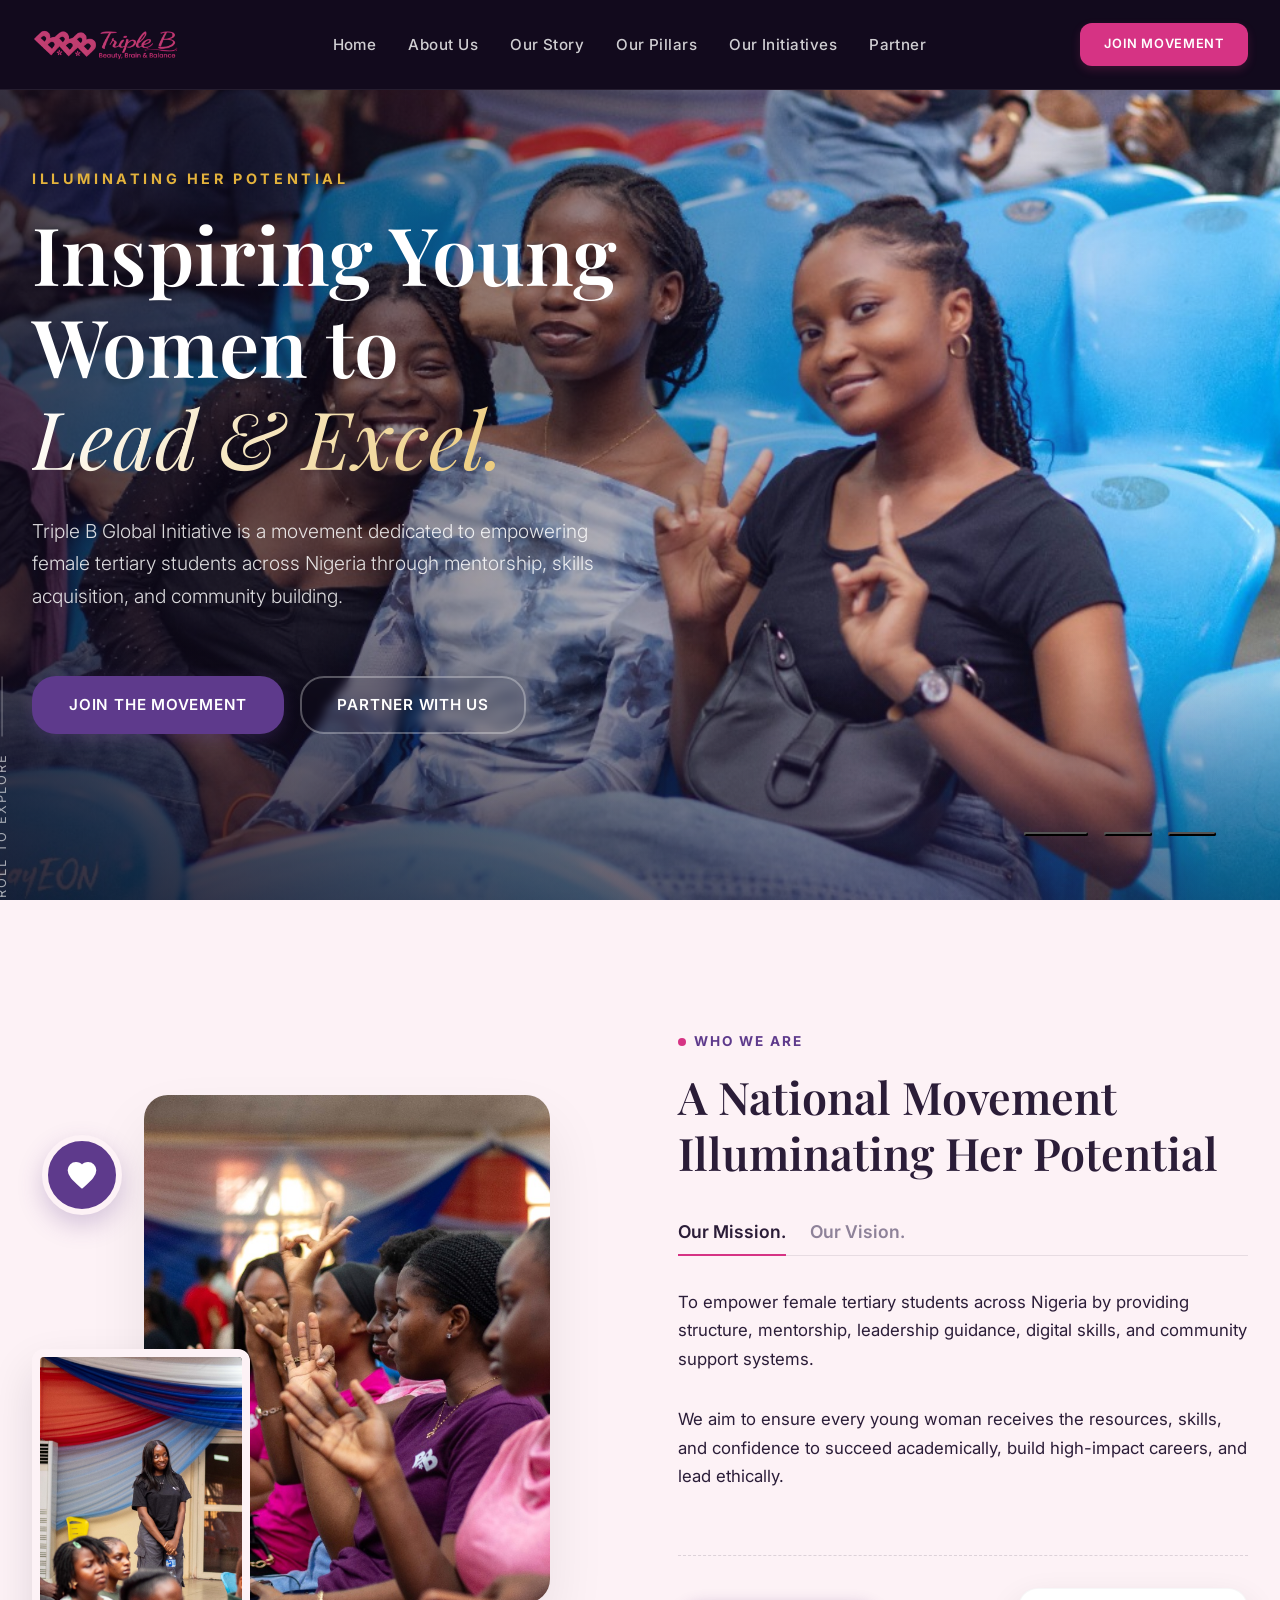
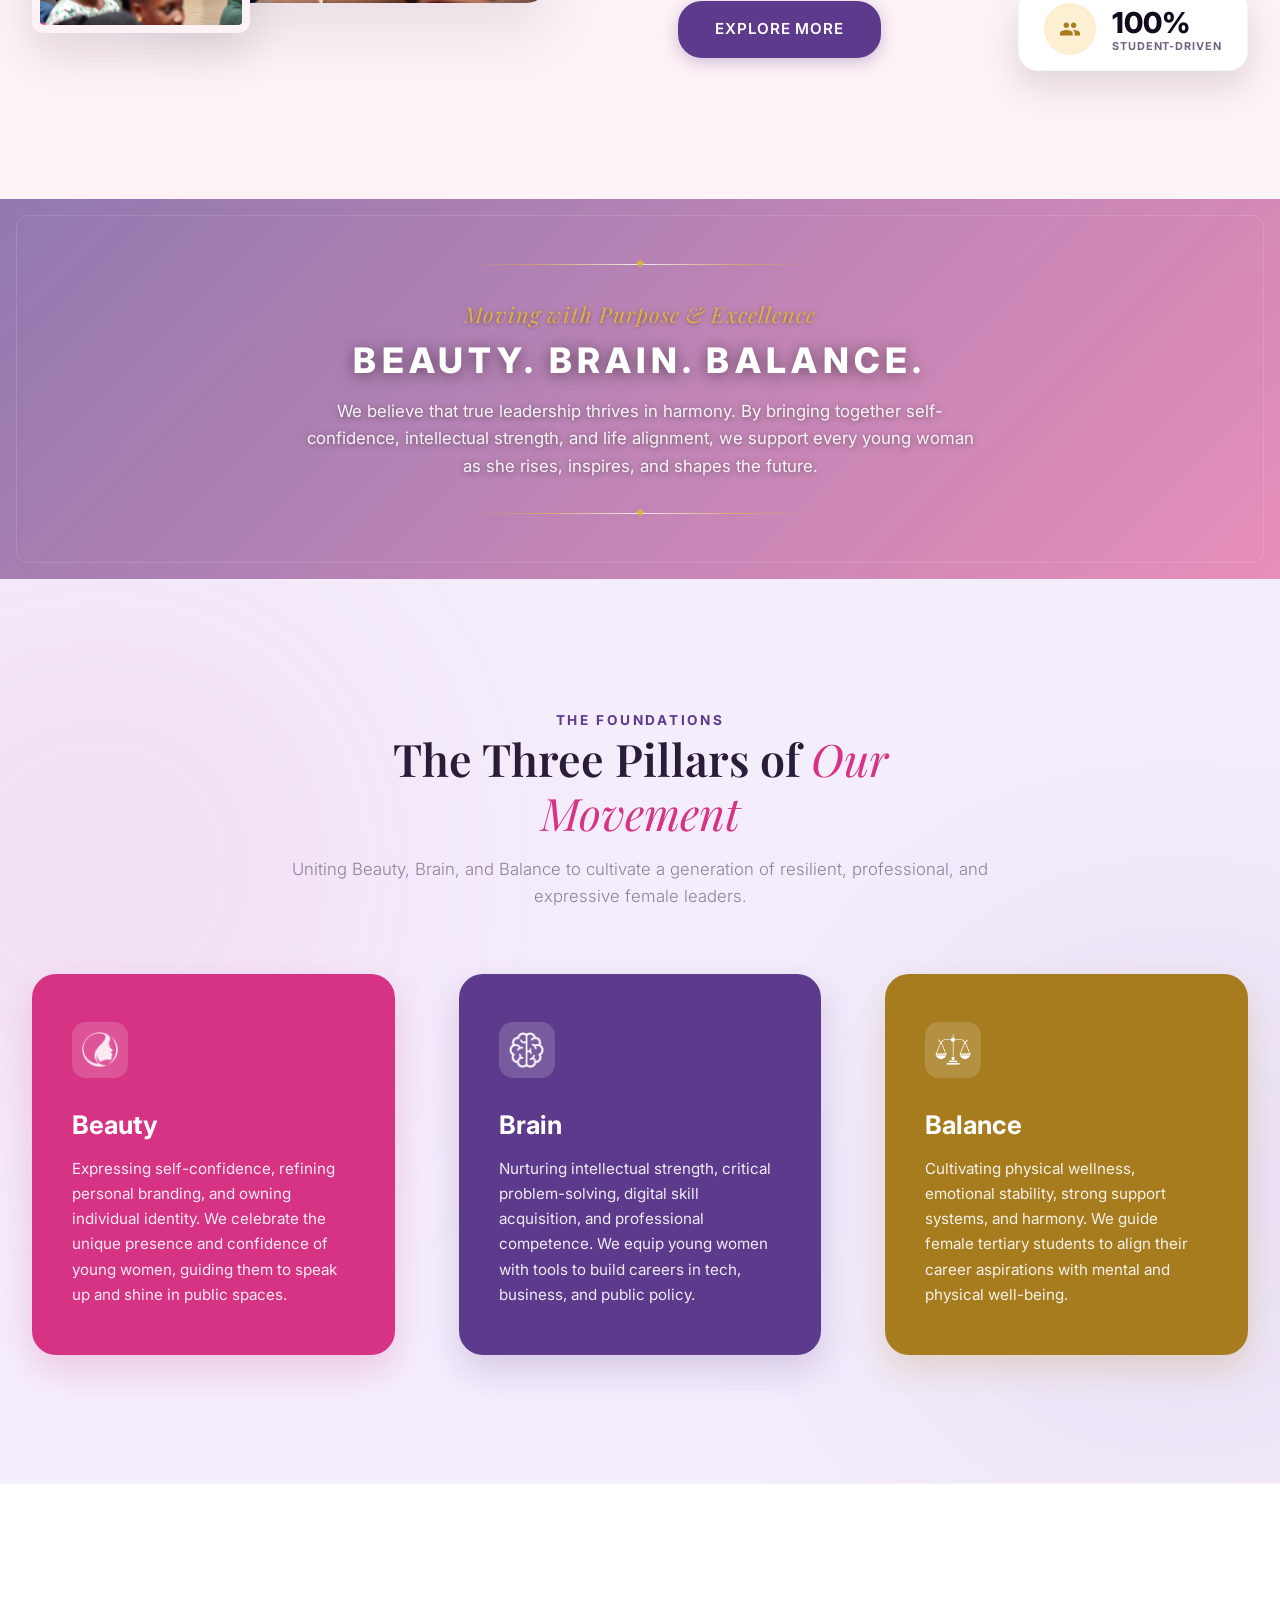
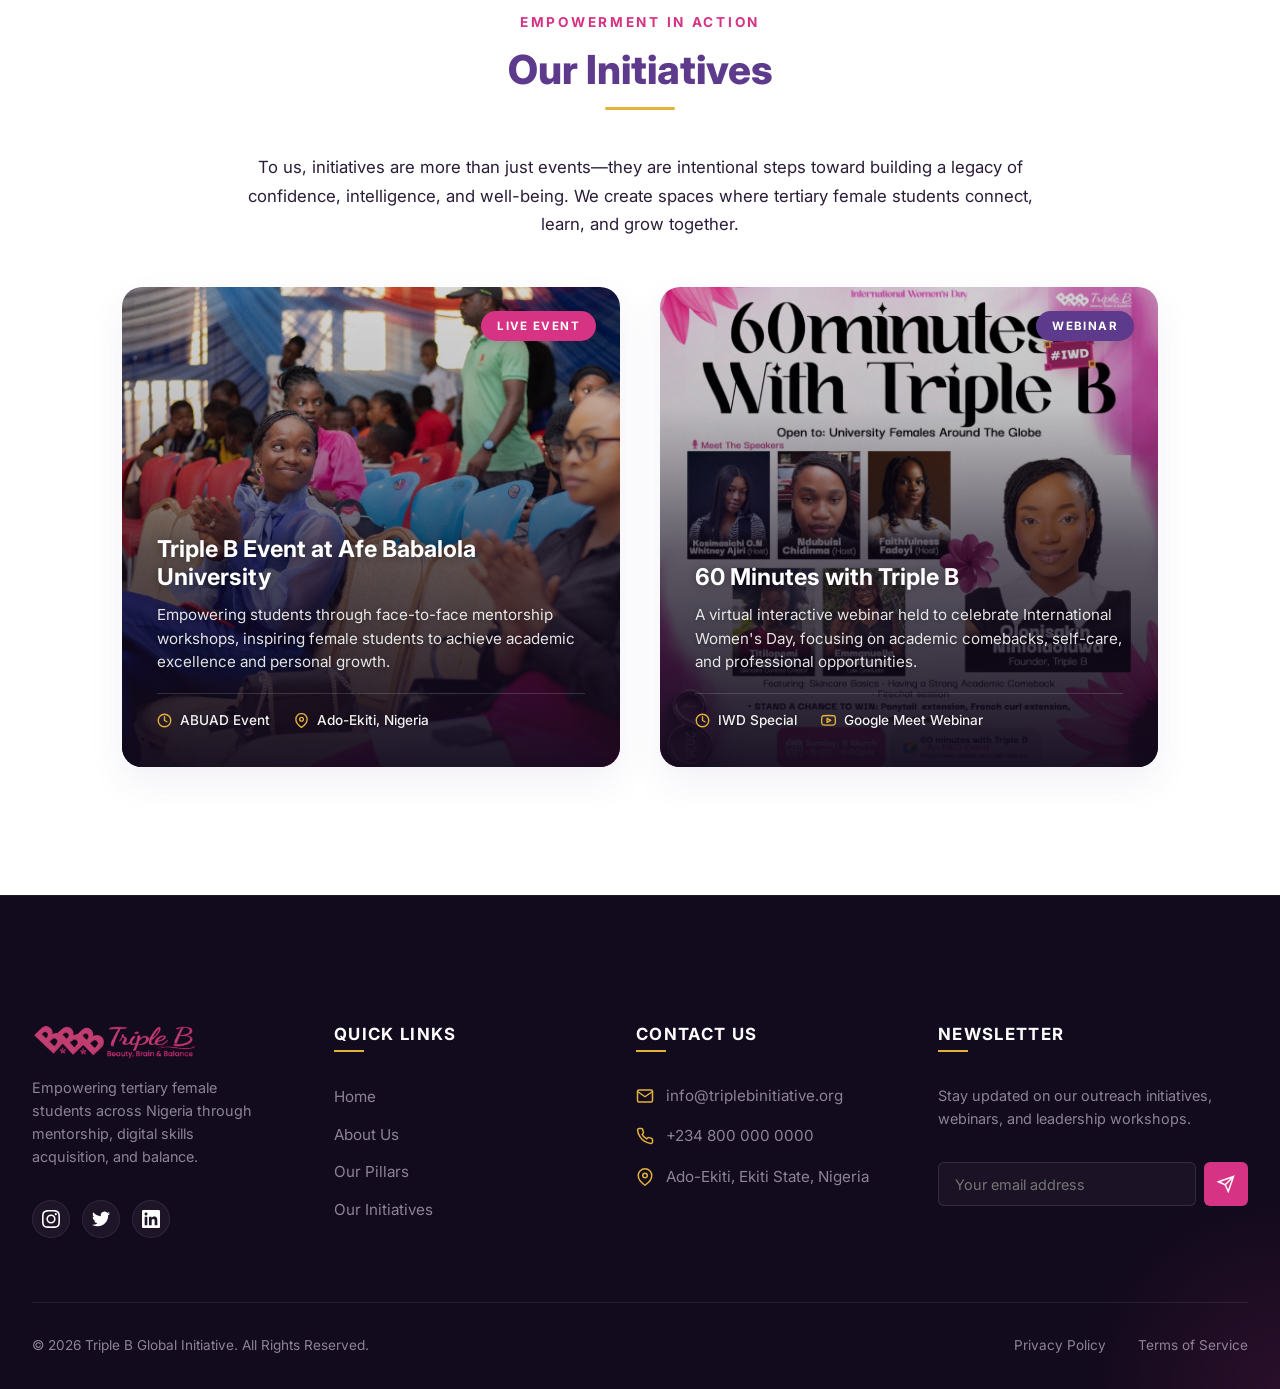
<file: index.html>
<!DOCTYPE html>
<html lang="en">
<head>
  <meta charset="UTF-8">
  <meta name="viewport" content="width=device-width, initial-scale=1.0">
  <title>Triple B Global Initiative | Illuminating Her Potential</title>
  
  <!-- SEO Meta Tags -->
  <meta name="description" content="Triple B Global Initiative is a movement dedicated to empowering female tertiary students across Nigeria through mentorship, leadership, skills acquisition, and community building.">
  <meta name="keywords" content="Triple B, NGO, Nigeria female students, women empowerment, mentorship Nigeria, leadership development, skills acquisition, Beauty Brain Balance">
  
  <!-- Open Graph / Social Media Meta -->
  <meta property="og:type" content="website">
  <meta property="og:title" content="Triple B Global Initiative | Illuminating Her Potential">
  <meta property="og:description" content="Empowering young women across tertiary institutions in Nigeria through Beauty, Brain, and Balance.">
  <meta property="og:image" content="assets/images/hero_mentorship.png">
  
  <!-- CSS Stylesheets -->
  <link rel="stylesheet" href="css/variables.css?v=3.5">
  <link rel="stylesheet" href="css/main.css?v=3.5">
  <link rel="stylesheet" href="css/hero.css?v=3.5">
  <link rel="stylesheet" href="css/about.css?v=3.5">
  <link rel="stylesheet" href="css/divider.css?v=3.5">
  <link rel="stylesheet" href="css/pillars.css?v=3.5">
  <link rel="stylesheet" href="css/initiatives.css?v=3.5">
  <link rel="stylesheet" href="css/footer.css?v=3.5">
</head>
<body>

  <!-- Premium Header & Sticky Navigation -->
  <header class="header-nav" id="header-nav">
    <div class="container nav-container">
      <!-- Brand Logo -->
      <a href="#" class="logo-link" id="nav-logo-link" aria-label="Triple B Home">
        <img src="assets/logo.png" alt="Triple B Logo" class="logo-img" id="nav-logo">
      </a>
      
      <!-- Desktop Navigation Menu -->
      <nav aria-label="Main Navigation">
        <ul class="nav-menu">
          <li class="nav-item"><a href="#" id="menu-home">Home</a></li>
          <li class="nav-item"><a href="#about" id="menu-about">About Us</a></li>
          <li class="nav-item"><a href="story.html" id="menu-story">Our Story</a></li>
          <li class="nav-item"><a href="#pillars" id="menu-pillars">Our Pillars</a></li>
          <li class="nav-item"><a href="#initiatives" id="menu-initiatives">Our Initiatives</a></li>
          <li class="nav-item"><a href="#" id="menu-partner">Partner</a></li>
        </ul>
      </nav>

      <!-- Navigation CTAs -->
      <div class="nav-cta">
        <a href="#join" class="btn btn-nav-cta" id="nav-cta-button">Join Movement</a>
      </div>

      <!-- Hamburger toggle for mobile menu -->
      <button class="mobile-toggle" id="mobile-toggle" aria-label="Toggle Navigation Menu">
        <span></span>
        <span></span>
        <span></span>
      </button>
    </div>
  </header>

  <!-- Mobile Overlay Menu -->
  <div class="mobile-menu" id="mobile-menu">
    <ul class="nav-menu-mobile">
      <li class="nav-item"><a href="#" id="mob-menu-home">Home</a></li>
      <li class="nav-item"><a href="#about" id="mob-menu-about">About Us</a></li>
      <li class="nav-item"><a href="story.html" id="mob-menu-story">Our Story</a></li>
      <li class="nav-item"><a href="#pillars" id="mob-menu-pillars">Our Pillars</a></li>
      <li class="nav-item"><a href="#initiatives" id="mob-menu-initiatives">Our Initiatives</a></li>
      <li class="nav-item"><a href="#" id="mob-menu-partner">Partner</a></li>
    </ul>
    <div class="mobile-cta-container">
      <a href="#join" class="btn btn-primary" id="mob-cta-join">Join The Movement</a>
      <a href="#partner" class="btn btn-secondary" id="mob-cta-partner">Partner With Us</a>
    </div>
  </div>

  <!-- Hero Section -->
  <section class="hero-section" id="hero" aria-label="Empowerment Carousel">
    <!-- Image Slideshow Background -->
    <div class="hero-carousel">
      <!-- Slide 1: Mentorship / Community -->
      <div class="hero-slide active">
        <img src="assets/images/hero_community.jpg" alt="Three young Nigerian female students smiling and gesturing peace sign at an event" class="hero-slide-img">
        <div class="hero-slide-overlay"></div>
      </div>
      <!-- Slide 2: Leadership / Speak -->
      <div class="hero-slide">
        <img src="assets/images/hero_speaker.jpg" alt="Female speaker at the podium in front of the Triple B banner" class="hero-slide-img">
        <div class="hero-slide-overlay"></div>
      </div>
      <!-- Slide 3: Sisterhood / Workshop -->
      <div class="hero-slide">
        <img src="assets/images/hero_workshop.jpg" alt="Two female students from behind wearing pink Triple B t-shirts taking photos at an event" class="hero-slide-img">
        <div class="hero-slide-overlay"></div>
      </div>
    </div>

    <!-- Editorial Text & Overlay Layout -->
    <div class="container hero-content">
      <div class="hero-text-container">
        <span class="hero-tagline animated" id="dynamic-tagline">Illuminating Her Potential</span>
        <h1 class="hero-headline animated" id="dynamic-headline">
          Inspiring Young Women to <span>Lead & Excel.</span>
        </h1>
        <p class="hero-description animated" id="dynamic-description">
          Triple B Global Initiative is a movement dedicated to empowering female tertiary students across Nigeria through mentorship, skills acquisition, and community building.
        </p>
        
        <div class="hero-actions animated" id="hero-actions-container">
          <a href="#join" class="btn btn-primary" id="hero-cta-primary">Join The Movement</a>
          <a href="#partner" class="btn btn-secondary" id="hero-cta-secondary">Partner With Us</a>
        </div>
      </div>
    </div>

    <!-- Slide Indicators -->
    <div class="hero-controls" id="hero-carousel-controls">
      <button class="control-indicator active" aria-label="Go to Slide 1"></button>
      <button class="control-indicator" aria-label="Go to Slide 2"></button>
      <button class="control-indicator" aria-label="Go to Slide 3"></button>
    </div>

    <!-- Vertical Scroll Prompter -->
    <div class="hero-scroll-prompt">
      <span>Scroll to explore</span>
      <div class="scroll-line"></div>
    </div>
  </section>

  <!-- About Us Section (Inspiration: Layout Collage & Tabbed Mission/Vision) -->
  <section class="about-section" id="about" aria-label="About Triple B">
    <div class="container about-grid">
      
      <!-- Left Column: Overlapping Image Collage -->
      <div class="about-collage reveal">
        <!-- Background SVG outline sketch inspired by childhood/growth -->
        <svg class="about-sketch-bg" viewBox="0 0 400 400" fill="none" xmlns="http://www.w3.org/2000/svg">
          <path d="M50 300 C80 320, 150 250, 180 200 C210 150, 240 80, 310 100 C360 115, 380 180, 330 240 C280 300, 120 380, 50 300 Z" stroke="rgba(214, 51, 132, 0.05)" stroke-width="2" stroke-dasharray="5 5"/>
          <path d="M120 100 C150 70, 220 80, 250 140 C280 200, 320 280, 260 320 C200 360, 100 240, 120 100 Z" stroke="rgba(94, 58, 140, 0.04)" stroke-width="2.5"/>
        </svg>
        
        <!-- Overlapping badge with logo heart icon -->
        <div class="about-badge" id="about-badge-icon" aria-hidden="true">
          <!-- Flower-Heart Icon -->
          <svg viewBox="0 0 24 24" fill="none" stroke="currentColor" stroke-width="1.5" stroke-linecap="round" stroke-linejoin="round">
            <path d="M12 21.35l-1.45-1.32C5.4 15.36 2 12.28 2 8.5 2 5.42 4.42 3 7.5 3c1.74 0 3.41.81 4.5 2.09C13.09 3.81 14.76 3 16.5 3 19.58 3 22 5.42 22 8.5c0 3.78-3.4 6.86-8.55 11.54L12 21.35z" fill="currentColor"/>
          </svg>
        </div>

        <!-- Main Image: 3-finger gesture representing pillars -->
        <div class="about-img-main-wrapper" id="about-main-img-wrapper">
          <img src="assets/images/about_gesture.jpg" alt="Triple B students showing the three fingers gesture representing Beauty, Brain, and Balance" class="about-img-main">
        </div>

        <!-- Sub Image: Standing smiling student -->
        <div class="about-img-sub-wrapper" id="about-sub-img-wrapper">
          <img src="assets/images/about_speaker.jpg" alt="Smiling female leader standing at Triple B seminar" class="about-img-sub">
        </div>
      </div>

      <!-- Right Column: Text & Dynamic Mission/Vision Tab Controls -->
      <div class="about-content reveal" id="about-text-content">
        <div class="about-tag">
          <span class="about-tag-dot"></span>
          Who We Are
        </div>
        <h2 class="about-headline" id="about-heading">
          A National Movement Illuminating Her Potential
        </h2>

        <!-- Tabs Navigation -->
        <div class="about-tabs" role="tablist" aria-label="About Tabs">
          <button class="about-tab-btn active" id="tab-mission" role="tab" aria-selected="true" aria-controls="pane-mission">Our Mission.</button>
          <button class="about-tab-btn" id="tab-vision" role="tab" aria-selected="false" aria-controls="pane-vision">Our Vision.</button>
        </div>

        <!-- Tab Panes Content -->
        <div class="about-tab-content">
          <!-- Mission Content -->
          <div class="about-tab-pane active" id="pane-mission" role="tabpanel" aria-labelledby="tab-mission">
            <p class="about-desc">
              To empower female tertiary students across Nigeria by providing structure, mentorship, leadership guidance, digital skills, and community support systems.
            </p>
            <p class="about-desc">
              We aim to ensure every young woman receives the resources, skills, and confidence to succeed academically, build high-impact careers, and lead ethically.
            </p>
          </div>

          <!-- Vision Content -->
          <div class="about-tab-pane" id="pane-vision" role="tabpanel" aria-labelledby="tab-vision">
            <p class="about-desc">
              To cultivate a nationwide network of confident, highly skilled, and balanced female leaders who drive positive change in their campuses and communities.
            </p>
            <p class="about-desc">
              We envision a future where young Nigerian women stand at the forefront of innovation, leadership, and public policy, fully embodying Beauty, Brain, and Balance.
            </p>
          </div>
        </div>

        <!-- Section Footer Callout and Stats -->
        <div class="about-footer">
          <a href="#join" class="btn btn-primary" id="about-cta-btn">
            Explore More
          </a>
          <div class="about-stats" id="about-stat-card">
            <div class="about-stats-icon-wrapper" aria-hidden="true">
              <!-- People/Students SVG Icon -->
              <svg viewBox="0 0 24 24">
                <path d="M16 11c1.66 0 2.99-1.34 2.99-3S17.66 5 16 5c-1.66 0-3 1.34-3 3s1.34 3 3 3zm-8 0c1.66 0 2.99-1.34 2.99-3S9.66 5 8 5C6.34 5 5 6.34 5 8s1.34 3 3 3zm0 2c-2.33 0-7 1.17-7 3.5V19h14v-2.5c0-2.33-4.67-3.5-7-3.5zm8 0c-.29 0-.62.02-.97.05 1.16.84 1.97 1.97 1.97 3.45V19h6v-2.5c0-2.33-4.67-3.5-7-3.5z"/>
              </svg>
            </div>
            <div class="about-stats-info">
              <span class="about-stats-num" id="about-stat-percent">100%</span>
              <span class="about-stats-text">Student-Driven</span>
            </div>
          </div>
        </div>
      </div>
      
    </div>
  </section>

  <!-- Section Divider Parallax Banner -->
  <section class="divider-banner" aria-label="Movement Statement">
    <div class="divider-content reveal">
      <div class="divider-line-top"></div>
      <span class="divider-tagline">Moving with Purpose & Excellence</span>
      <h2 class="divider-title">Beauty. Brain. Balance.</h2>
      <p class="divider-desc">
        We believe that true leadership thrives in harmony. By bringing together self-confidence, intellectual strength, and life alignment, we support every young woman as she rises, inspires, and shapes the future.
      </p>
      <div class="divider-line-bottom"></div>
    </div>
  </section>

  <!-- Triple B Pillars Section (Preview) -->
  <section class="pillars-section" id="pillars" aria-label="Triple B Pillars">
    <div class="container">
      
      <!-- Section Intro Header -->
      <div class="pillars-intro reveal">
        <span class="section-subtitle" id="pillars-subtitle">The Foundations</span>
        <h2 class="section-title" id="pillars-title">The Three Pillars of <span>Our Movement</span></h2>
        <p class="section-description" id="pillars-description">
          Uniting Beauty, Brain, and Balance to cultivate a generation of resilient, professional, and expressive female leaders.
        </p>
      </div>

      <!-- Pillars Cards Grid -->
      <div class="pillars-grid">
        
        <!-- Pillar 1: Beauty -->
        <article class="pillar-card pillar-beauty reveal" id="pillar-beauty-card">
          <div class="pillar-icon-container">
            <!-- Branded female profile icon -->
            <img src="assets/images/icon_beauty.png" alt="Beauty Profile Silhouette" class="pillar-icon-img">
          </div>
          <h3 class="pillar-name" id="beauty-title">Beauty</h3>
          <p class="pillar-desc" id="beauty-desc">
            Expressing self-confidence, refining personal branding, and owning individual identity. We celebrate the unique presence and confidence of young women, guiding them to speak up and shine in public spaces.
          </p>
        </article>

        <!-- Pillar 2: Brain -->
        <article class="pillar-card pillar-brain reveal" id="pillar-brain-card">
          <div class="pillar-icon-container">
            <!-- Open book knowledge icon -->
            <img src="assets/images/icon_brain.png" alt="Brain Open Book Icon" class="pillar-icon-img">
          </div>
          <h3 class="pillar-name" id="brain-title">Brain</h3>
          <p class="pillar-desc" id="brain-desc">
            Nurturing intellectual strength, critical problem-solving, digital skill acquisition, and professional competence. We equip young women with tools to build careers in tech, business, and public policy.
          </p>
        </article>

        <!-- Pillar 3: Balance -->
        <article class="pillar-card pillar-balance reveal" id="pillar-balance-card">
          <div class="pillar-icon-container">
            <!-- User-uploaded balance scales icon -->
            <img src="assets/images/icon_balance.png" alt="Balance Scales Icon" class="pillar-icon-img">
          </div>
          <h3 class="pillar-name" id="balance-title">Balance</h3>
          <p class="pillar-desc" id="balance-desc">
            Cultivating physical wellness, emotional stability, strong support systems, and harmony. We guide female tertiary students to align their career aspirations with mental and physical well-being.
          </p>
        </article>

      </div>
    </div>
  </section>

  <!-- Our Initiatives Section -->
  <section class="initiatives-section" id="initiatives" aria-label="Our Initiatives">
    <div class="container">
      
      <!-- Section Header -->
      <div class="section-header text-center reveal">
        <span class="section-tagline">Empowerment in Action</span>
        <h2 class="section-title">Our Initiatives</h2>
        <p class="section-desc initiatives-intro">
          To us, initiatives are more than just events—they are intentional steps toward building a legacy of confidence, intelligence, and well-being. We create spaces where tertiary female students connect, learn, and grow together.
        </p>
      </div>

      <!-- Initiatives Grid (2-Column Center Card Layout) -->
      <div class="initiatives-grid">
        
        <!-- Card 1: Afe Babalola University -->
        <article class="initiative-card reveal">
          <div class="initiative-image-wrapper">
            <img src="assets/images/initiative_abu.jpg" alt="Triple B Event at Afe Babalola University" class="initiative-image">
          </div>
          <div class="initiative-badge badge-pink">Live Event</div>
          <div class="initiative-content">
            <h3 class="initiative-title">Triple B Event at Afe Babalola University</h3>
            <p class="initiative-card-desc">
              Empowering students through face-to-face mentorship workshops, inspiring female students to achieve academic excellence and personal growth.
            </p>
            <div class="initiative-meta">
              <span class="meta-item">
                <svg viewBox="0 0 24 24" fill="none" stroke="currentColor" stroke-width="2" stroke-linecap="round" stroke-linejoin="round" class="meta-icon"><circle cx="12" cy="12" r="10"/><path d="M12 6v6l4 2"/></svg>
                ABUAD Event
              </span>
              <span class="meta-item">
                <svg viewBox="0 0 24 24" fill="none" stroke="currentColor" stroke-width="2" stroke-linecap="round" stroke-linejoin="round" class="meta-icon"><path d="M21 10c0 7-9 13-9 13s-9-6-9-13a9 9 0 0118 0z"/><circle cx="12" cy="10" r="3"/></svg>
                Ado-Ekiti, Nigeria
              </span>
            </div>
          </div>
        </article>

        <!-- Card 2: 60 Minutes with Triple B -->
        <article class="initiative-card reveal">
          <div class="initiative-image-wrapper">
            <img src="assets/images/initiative_iwd.jpg" alt="60 Minutes with Triple B Webinar" class="initiative-image">
          </div>
          <div class="initiative-badge badge-purple">Webinar</div>
          <div class="initiative-content">
            <h3 class="initiative-title">60 Minutes with Triple B</h3>
            <p class="initiative-card-desc">
              A virtual interactive webinar held to celebrate International Women's Day, focusing on academic comebacks, self-care, and professional opportunities.
            </p>
            <div class="initiative-meta">
              <span class="meta-item">
                <svg viewBox="0 0 24 24" fill="none" stroke="currentColor" stroke-width="2" stroke-linecap="round" stroke-linejoin="round" class="meta-icon"><circle cx="12" cy="12" r="10"/><path d="M12 6v6l4 2"/></svg>
                IWD Special
              </span>
              <span class="meta-item">
                <svg viewBox="0 0 24 24" fill="none" stroke="currentColor" stroke-width="2" stroke-linecap="round" stroke-linejoin="round" class="meta-icon"><path d="M22.54 6.42a2.78 2.78 0 00-1.94-2C18.88 4 12 4 12 4s-6.88 0-8.6.46a2.78 2.78 0 00-1.94 2A29 29 0 001 11.75a29 29 0 00.46 5.33A2.78 2.78 0 003.4 19c1.72.46 8.6.46 8.6.46s6.88 0 8.6-.46a2.78 2.78 0 001.94-2 29 29 0 00.46-5.25 29 29 0 00-.46-5.33z"/><polygon points="9.75 15.02 15.5 11.75 9.75 8.48 9.75 15.02"/></svg>
                Google Meet Webinar
              </span>
            </div>
          </div>
        </article>

      </div>
    </div>
  </section>

  <!-- Site Footer -->
  <footer class="site-footer" id="contact" aria-label="Footer">
    <div class="container">
      <div class="footer-grid">
        
        <!-- Column 1: Brand & Logo -->
        <div class="footer-brand reveal">
          <a href="#" class="footer-logo-link" aria-label="Triple B Home">
            <img src="assets/logo.png" alt="Triple B Logo" class="footer-logo">
          </a>
          <p class="footer-tagline">
            Empowering tertiary female students across Nigeria through mentorship, digital skills acquisition, and balance.
          </p>
          <div class="footer-socials">
            <a href="https://instagram.com/tripleb_initiative" class="social-icon-btn" target="_blank" rel="noopener" aria-label="Instagram">
              <svg viewBox="0 0 24 24"><path d="M12 2.163c3.204 0 3.584.012 4.85.07 3.252.148 4.771 1.691 4.919 4.919.058 1.265.069 1.645.069 4.849 0 3.205-.012 3.584-.069 4.849-.149 3.225-1.664 4.771-4.919 4.919-1.266.058-1.644.07-4.85.07-3.204 0-3.584-.012-4.849-.07-3.26-.149-4.771-1.699-4.919-4.92-.058-1.265-.07-1.644-.07-4.849 0-3.204.013-3.583.07-4.849.149-3.227 1.664-4.771 4.919-4.919 1.266-.057 1.645-.069 4.849-.069zM12 0C8.741 0 8.333.014 7.053.072 2.695.272.273 2.69.073 7.051.014 8.333 0 8.741 0 12c0 3.259.014 3.668.072 4.948.2 4.358 2.618 6.78 6.98 6.98 1.281.058 1.689.072 4.948.072 3.259 0 3.668-.014 4.948-.072 4.354-.2 6.782-2.618 6.979-6.98.059-1.28.073-1.689.073-4.948 0-3.259-.014-3.667-.072-4.947-.196-4.354-2.617-6.78-6.979-6.98C15.668.014 15.259 0 12 0zm0 5.838a6.162 6.162 0 100 12.324 6.162 6.162 0 000-12.324zM12 16a4 4 0 110-8 4 4 0 010 8zm6.406-11.845a1.44 1.44 0 100 2.881 1.44 1.44 0 000-2.881z"/></svg>
            </a>
            <a href="https://twitter.com/tripleb" class="social-icon-btn" target="_blank" rel="noopener" aria-label="Twitter">
              <svg viewBox="0 0 24 24"><path d="M23.953 4.57a10 10 0 01-2.825.775 4.958 4.958 0 002.163-2.723c-.951.555-2.005.959-3.127 1.184a4.92 4.92 0 00-8.384 4.482C7.69 8.095 4.067 6.13 1.64 3.162a4.822 4.822 0 00-.666 2.475c0 1.71.87 3.213 2.188 4.096a4.904 4.904 0 01-2.228-.616v.06a4.923 4.923 0 003.946 4.827 4.996 4.996 0 01-2.212.085 4.936 4.936 0 004.604 3.417 9.867 9.867 0 01-6.102 2.105c-.39 0-.779-.023-1.17-.067a13.995 13.995 0 007.557 2.209c9.053 0 13.998-7.496 13.998-13.985 0-.21 0-.42-.015-.63A9.935 9.935 0 0024 4.59z"/></svg>
            </a>
            <a href="https://linkedin.com/company/tripleb" class="social-icon-btn" target="_blank" rel="noopener" aria-label="LinkedIn">
              <svg viewBox="0 0 24 24"><path d="M20.447 20.452h-3.554v-5.569c0-1.328-.027-3.037-1.852-3.037-1.853 0-2.136 1.445-2.136 2.939v5.667H9.351V9h3.414v1.561h.046c.477-.9 1.637-1.85 3.37-1.85 3.601 0 4.267 2.37 4.267 5.455v6.286zM5.337 7.433c-1.144 0-2.063-.926-2.063-2.065 0-1.138.92-2.063 2.063-2.063 1.14 0 2.064.925 2.064 2.063 0 1.139-.925 2.065-2.064 2.065zm1.782 13.019H3.555V9h3.564v11.452zM22.225 0H1.771C.792 0 0 .774 0 1.729v20.542C0 23.227.792 24 1.771 24h20.451C23.2 24 24 23.227 24 22.271V1.729C24 .774 23.2 0 22.222 0h.003z"/></svg>
            </a>
          </div>
        </div>
        
        <!-- Column 2: Quick Links -->
        <div class="footer-links reveal">
          <h3 class="footer-title">Quick Links</h3>
          <ul class="footer-links-list">
            <li><a href="#">Home</a></li>
            <li><a href="#about">About Us</a></li>
            <li><a href="#pillars">Our Pillars</a></li>
            <li><a href="#initiatives">Our Initiatives</a></li>
          </ul>
        </div>
        
        <!-- Column 3: Contact Info -->
        <div class="footer-contacts-col reveal">
          <h3 class="footer-title">Contact Us</h3>
          <div class="footer-contacts">
            <div class="contact-item">
              <svg viewBox="0 0 24 24" fill="none" stroke="currentColor" stroke-width="2" stroke-linecap="round" stroke-linejoin="round"><path d="M4 4h16c1.1 0 2 .9 2 2v12c0 1.1-.9 2-2 2H4c-1.1 0-2-.9-2-2V6c0-1.1.9-2 2-2z"/><polyline points="22,6 12,13 2,6"/></svg>
              <a href="mailto:info@triplebinitiative.org">info@triplebinitiative.org</a>
            </div>
            <div class="contact-item">
              <svg viewBox="0 0 24 24" fill="none" stroke="currentColor" stroke-width="2" stroke-linecap="round" stroke-linejoin="round"><path d="M22 16.92v3a2 2 0 0 1-2.18 2 19.79 19.79 0 0 1-8.63-3.07 19.5 19.5 0 0 1-6-6 19.79 19.79 0 0 1-3.07-8.67A2 2 0 0 1 4.11 2h3a2 2 0 0 1 2 1.72 12.84 12.84 0 0 0 .7 2.81 2 2 0 0 1-.45 2.11L8.09 9.91a16 16 0 0 0 6 6l1.27-1.27a2 2 0 0 1 2.11-.45 12.84 12.84 0 0 0 2.81.7A2 2 0 0 1 22 16.92z"/></svg>
              <a href="tel:+2348000000000">+234 800 000 0000</a>
            </div>
            <div class="contact-item">
              <svg viewBox="0 0 24 24" fill="none" stroke="currentColor" stroke-width="2" stroke-linecap="round" stroke-linejoin="round"><path d="M21 10c0 7-9 13-9 13s-9-6-9-13a9 9 0 0 1 18 0z"/><circle cx="12" cy="10" r="3"/></svg>
              <span>Ado-Ekiti, Ekiti State, Nigeria</span>
            </div>
          </div>
        </div>
        
        <!-- Column 4: Newsletter -->
        <div class="footer-newsletter reveal">
          <h3 class="footer-title">Newsletter</h3>
          <p class="newsletter-desc">Stay updated on our outreach initiatives, webinars, and leadership workshops.</p>
          <form class="newsletter-form" id="footer-newsletter-form" action="#" method="POST" onsubmit="event.preventDefault(); alert('Thank you for subscribing!'); this.reset();">
            <input type="email" placeholder="Your email address" class="newsletter-input" required aria-label="Email address for newsletter">
            <button type="submit" class="btn-newsletter" aria-label="Subscribe">
              <svg viewBox="0 0 24 24" fill="none" stroke="currentColor"><path d="M22 2L11 13M22 2l-7 20-4-9-9-4 20-7z"/></svg>
            </button>
          </form>
        </div>
        
      </div>
      
      <!-- Footer Bottom -->
      <div class="footer-bottom">
        <p class="copyright-text">&copy; 2026 Triple B Global Initiative. All Rights Reserved.</p>
        <div class="footer-bottom-links">
          <a href="#">Privacy Policy</a>
          <a href="#">Terms of Service</a>
        </div>
      </div>
    </div>
  </footer>

  <!-- Main JavaScript -->
  <script src="js/main.js?v=1.7"></script>
</body>
</html>
</file>
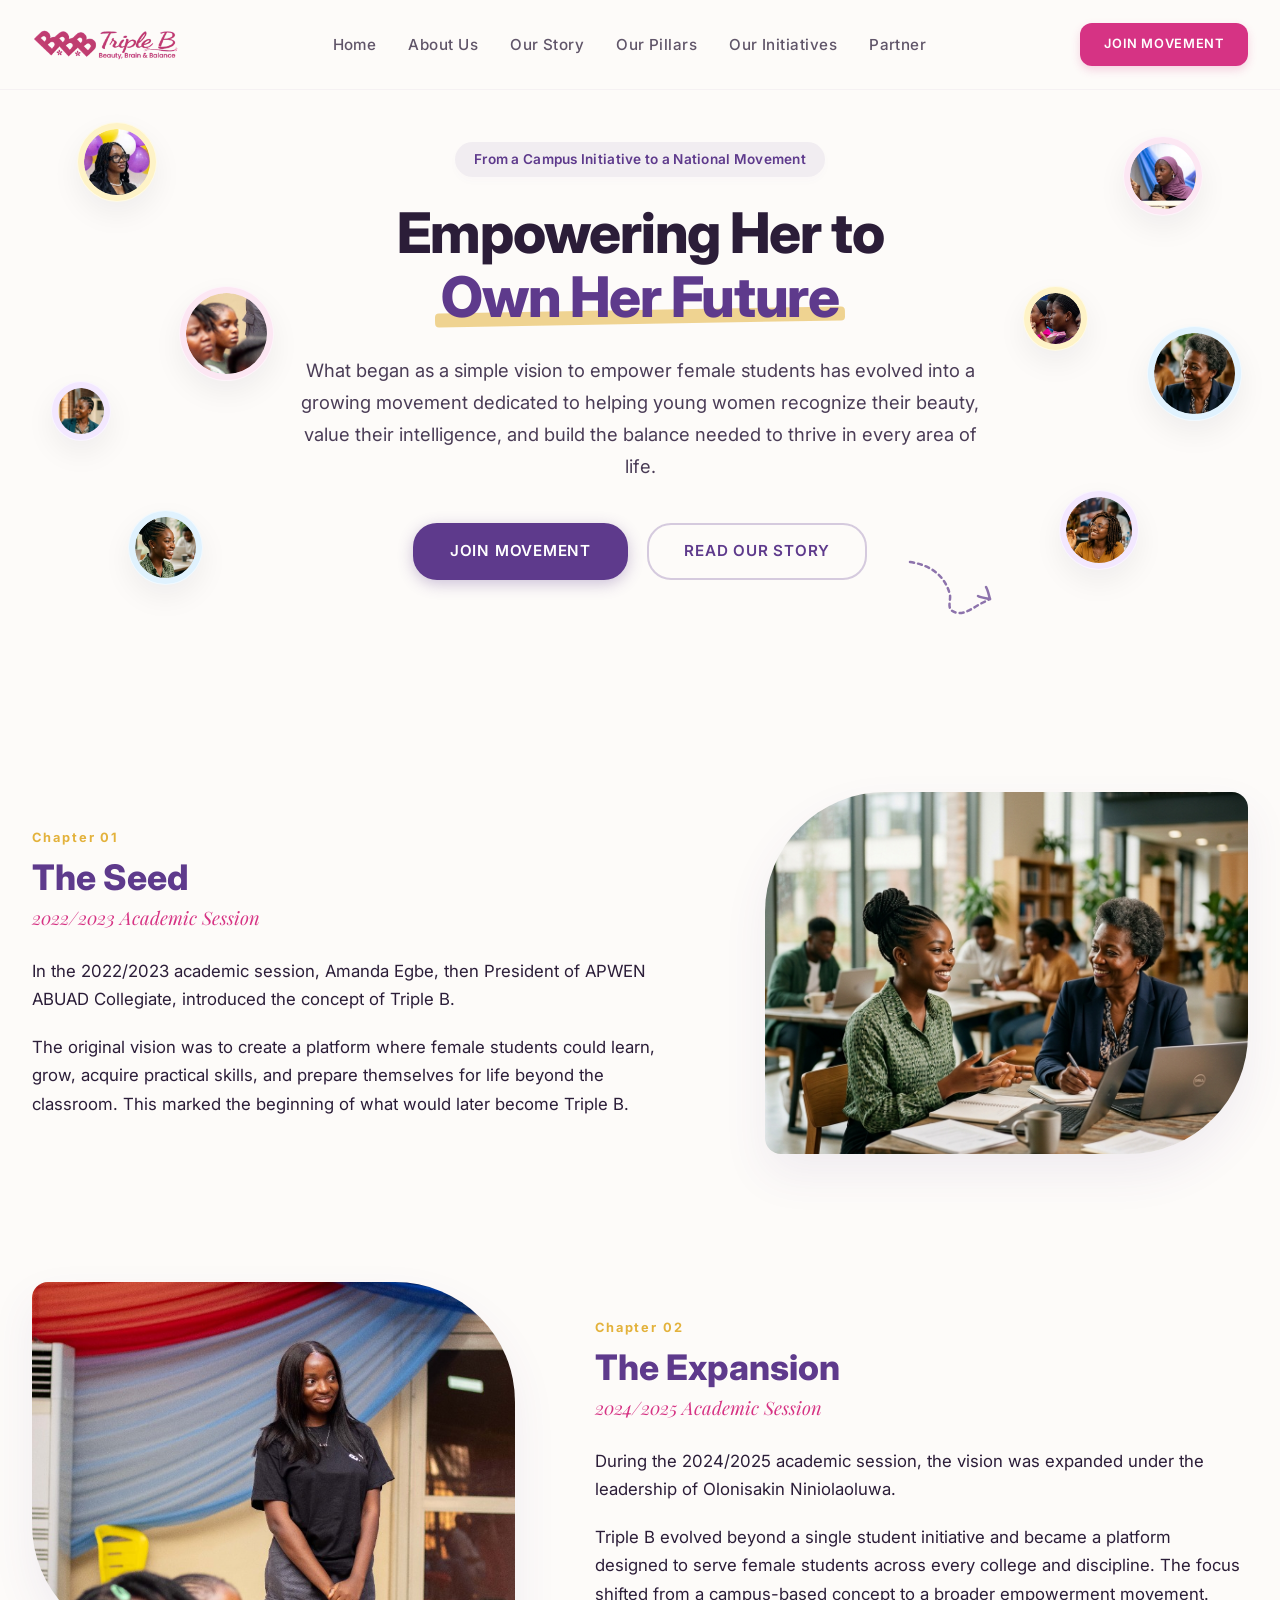
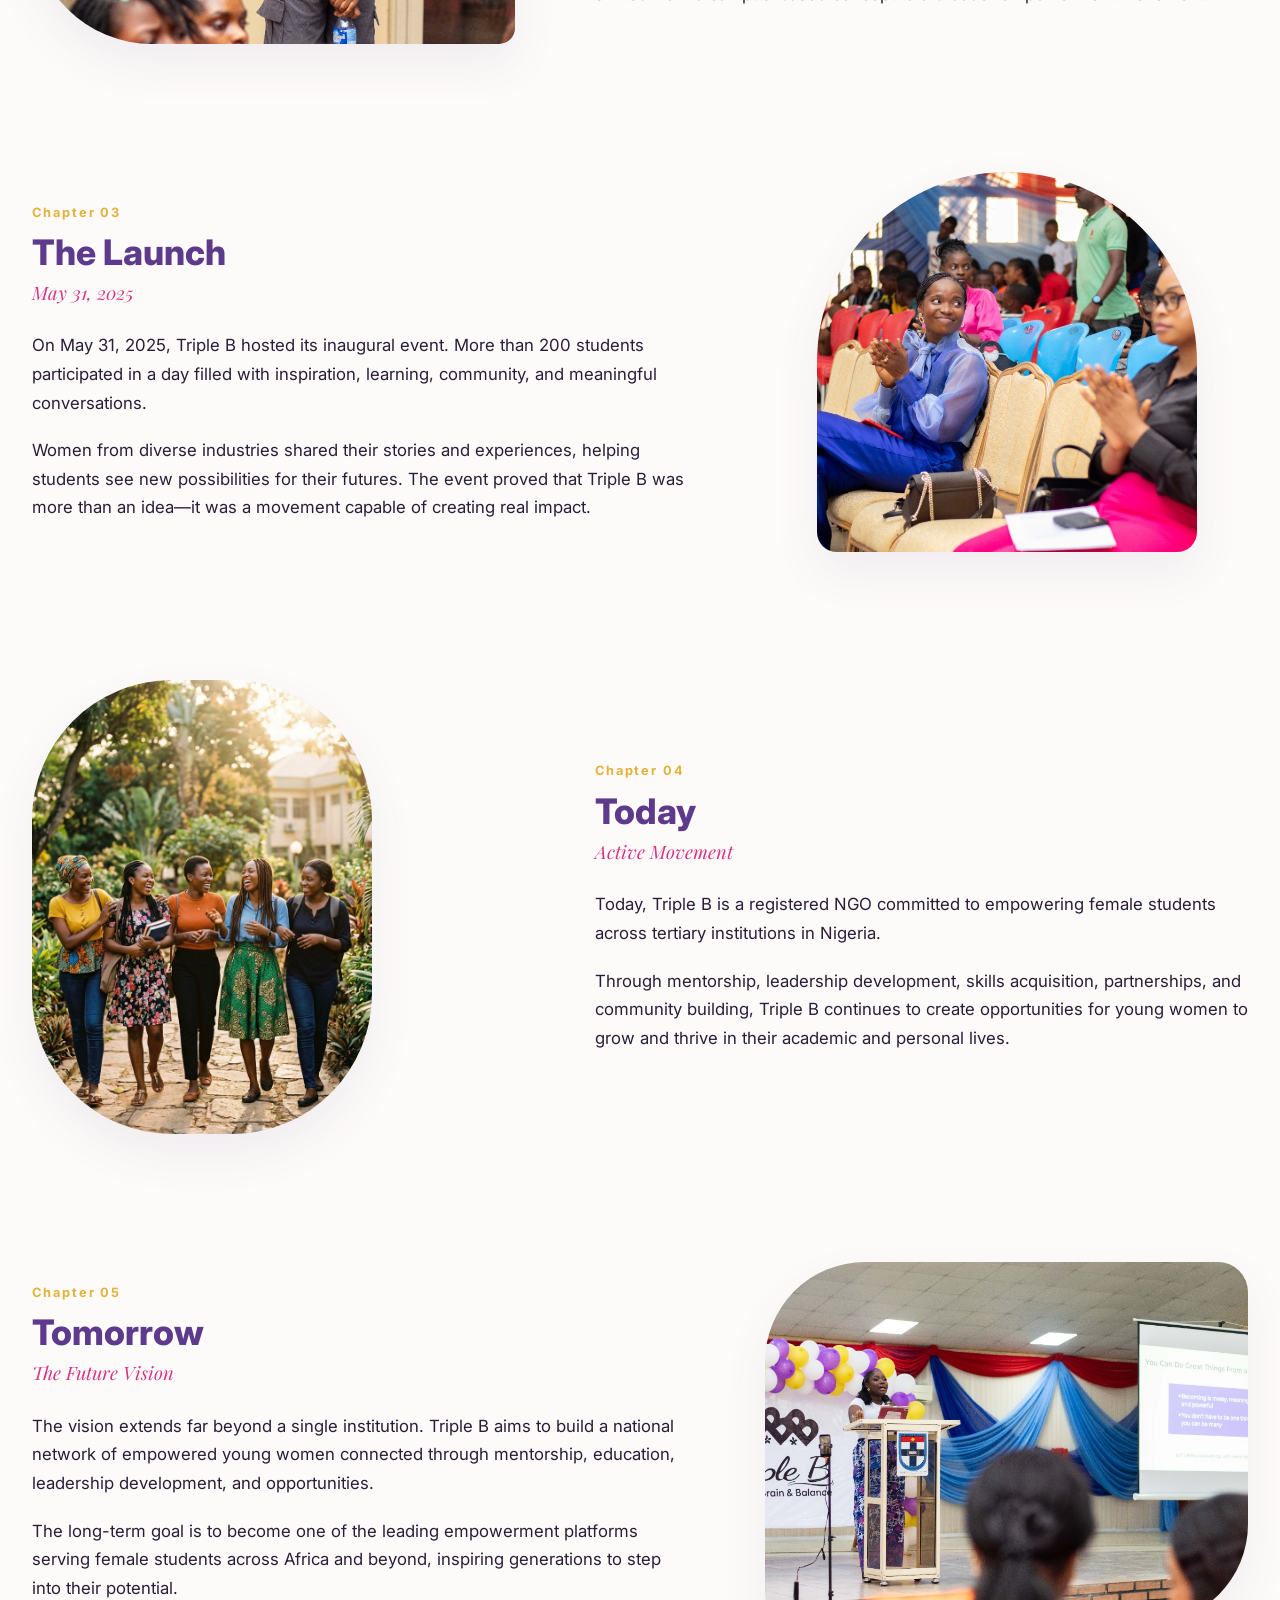
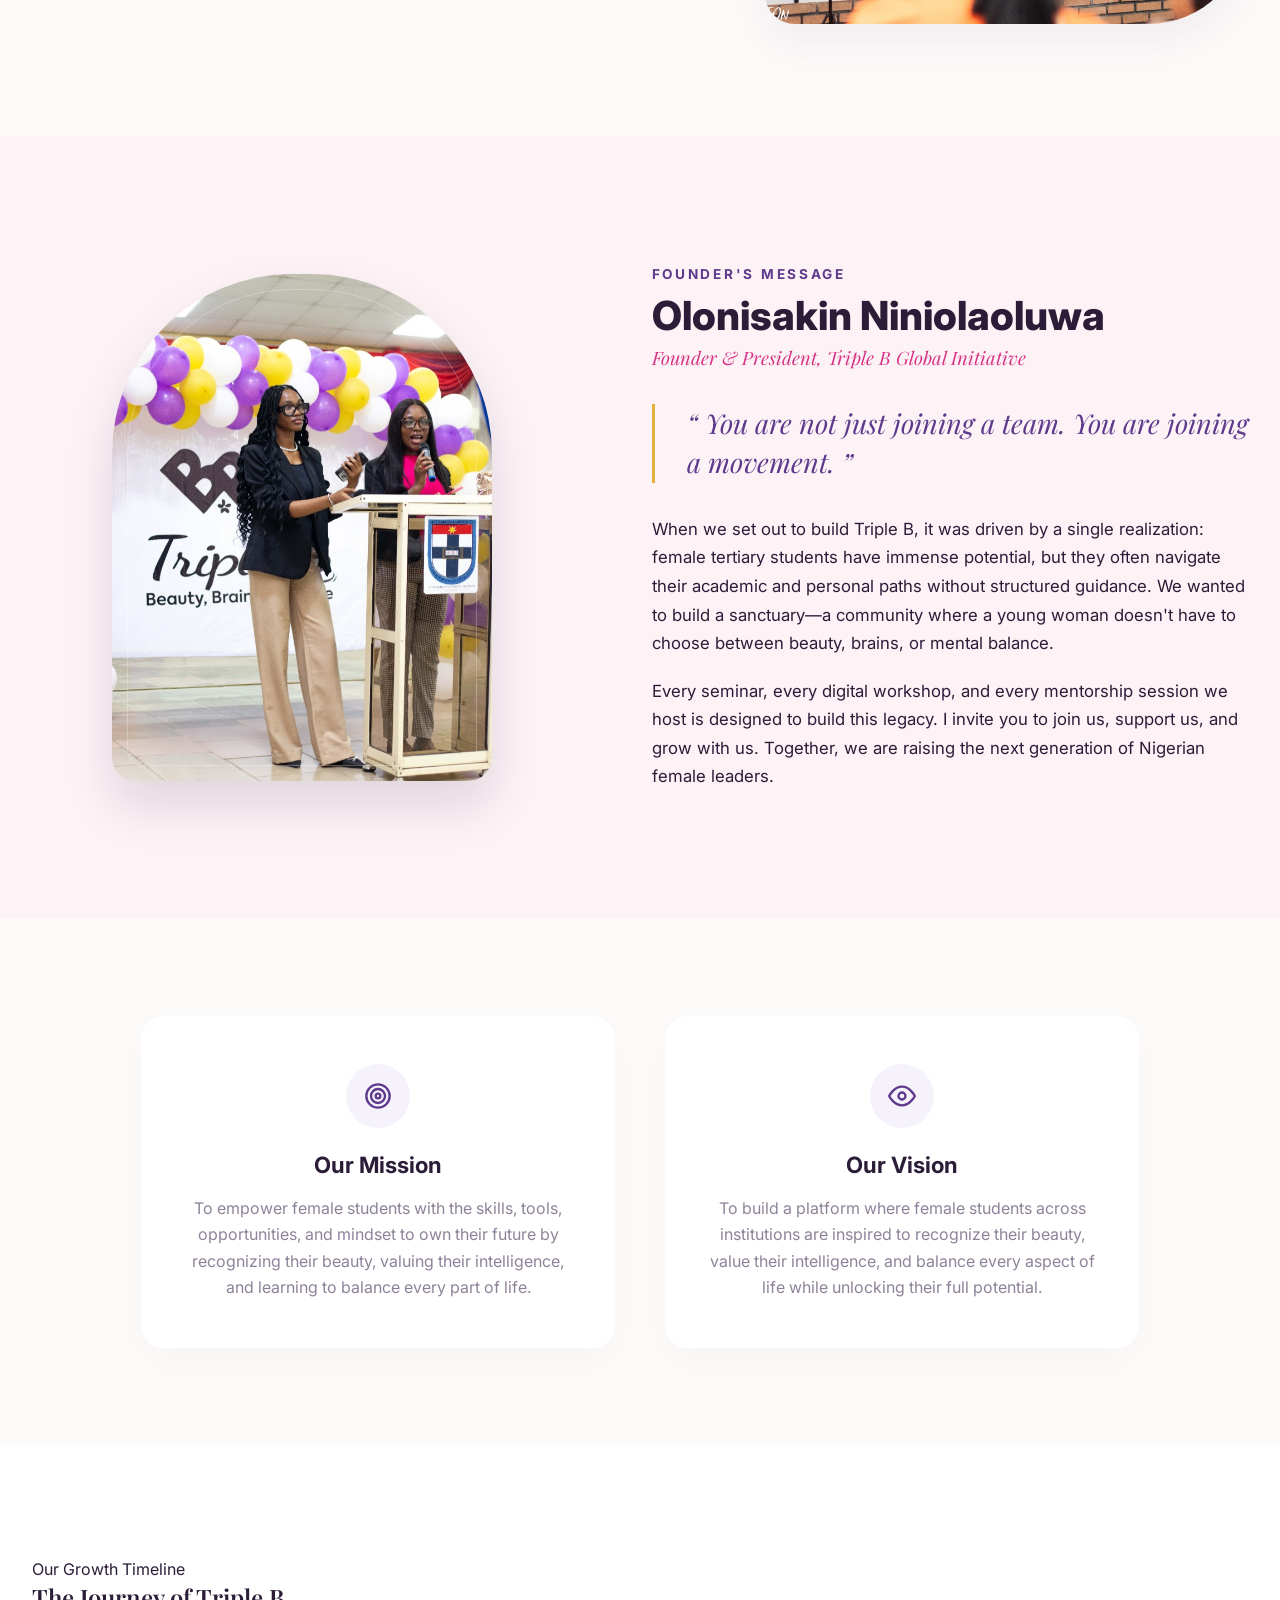
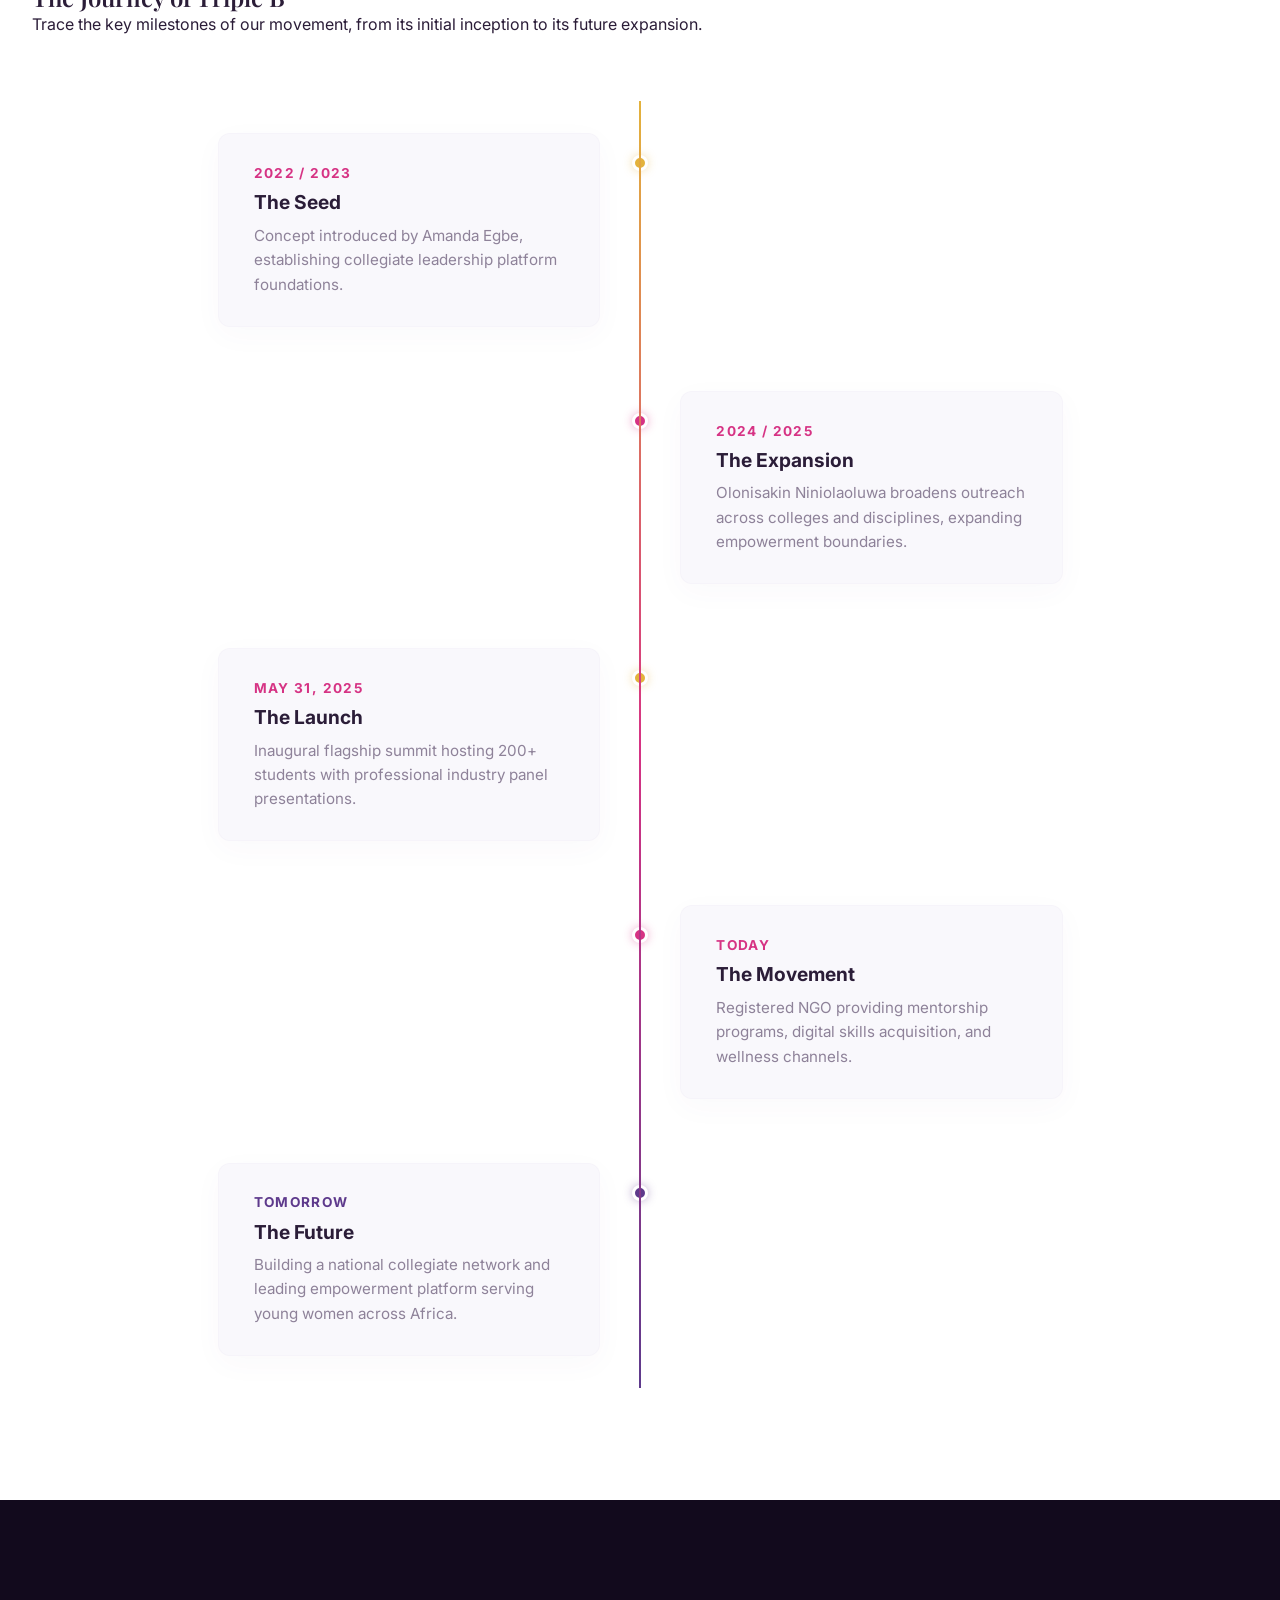
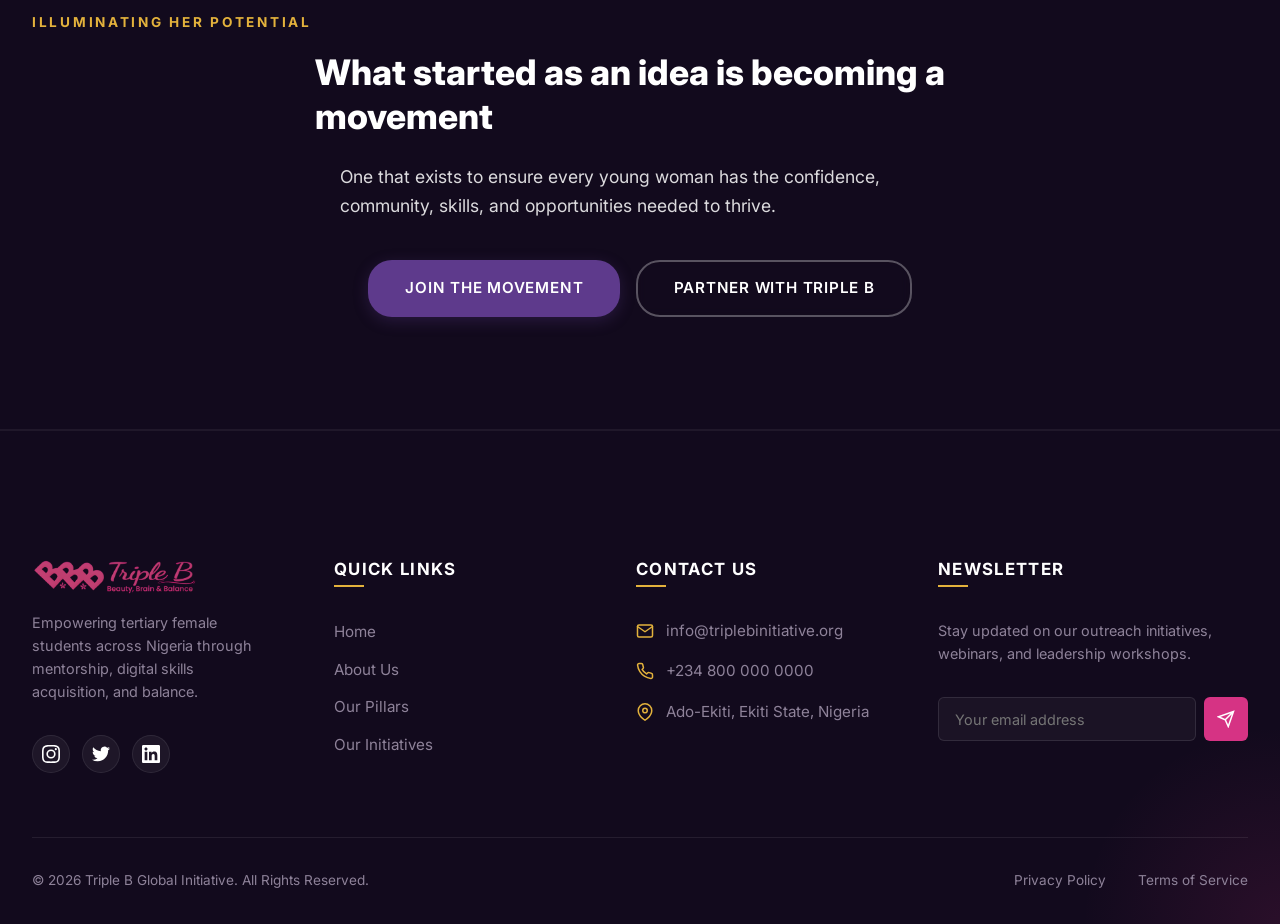
<file: story.html>
<!DOCTYPE html>
<html lang="en">
<head>
  <meta charset="UTF-8">
  <meta name="viewport" content="width=device-width, initial-scale=1.0">
  <title>Our Story | Triple B Global Initiative</title>
  <meta name="description" content="Discover the story of Triple B—how we evolved from a campus student initiative to a national movement empowering young women across Nigerian tertiary institutions.">
  
  <!-- Open Graph -->
  <meta property="og:title" content="Our Story | Triple B Global Initiative">
  <meta property="og:description" content="Discover the story of Triple B—how we evolved from a campus student initiative to a national movement empowering young women across Nigerian tertiary institutions.">
  <meta property="og:image" content="assets/images/story_founder.jpg">
  
  <!-- CSS Stylesheets -->
  <link rel="stylesheet" href="css/variables.css?v=3.5">
  <link rel="stylesheet" href="css/main.css?v=3.5">
  <link rel="stylesheet" href="css/story.css?v=4.0">
  <link rel="stylesheet" href="css/footer.css?v=3.5">
</head>
<body>

  <!-- Premium Sticky Header Navbar -->
  <header class="header-nav nav-light" id="main-header" role="banner">
    <div class="container nav-container">
      <!-- Brand Logo -->
      <a href="index.html" class="logo-link" id="nav-logo-link" aria-label="Triple B Home">
        <img src="assets/logo.png" alt="Triple B Logo" class="logo-img" id="nav-logo">
      </a>
      
      <!-- Desktop Navigation Menu -->
      <nav aria-label="Main Navigation">
        <ul class="nav-menu">
          <li class="nav-item"><a href="index.html" id="menu-home">Home</a></li>
          <li class="nav-item"><a href="index.html#about" id="menu-about">About Us</a></li>
          <li class="nav-item"><a href="story.html" id="menu-story" class="active">Our Story</a></li>
          <li class="nav-item"><a href="index.html#pillars" id="menu-pillars">Our Pillars</a></li>
          <li class="nav-item"><a href="index.html#initiatives" id="menu-initiatives">Our Initiatives</a></li>
          <li class="nav-item"><a href="#" id="menu-partner">Partner</a></li>
        </ul>
      </nav>

      <!-- Navigation CTAs -->
      <div class="nav-cta">
        <a href="index.html#join" class="btn btn-nav-cta" id="nav-cta-button">Join Movement</a>
      </div>

      <!-- Hamburger toggle for mobile menu -->
      <button class="mobile-toggle" id="mobile-toggle" aria-label="Toggle Navigation Menu">
        <span></span>
        <span></span>
        <span></span>
      </button>
    </div>
  </header>

  <!-- Mobile Overlay Menu -->
  <div class="mobile-menu" id="mobile-menu">
    <ul class="nav-menu-mobile">
      <li class="nav-item"><a href="index.html" id="mob-menu-home">Home</a></li>
      <li class="nav-item"><a href="index.html#about" id="mob-menu-about">About Us</a></li>
      <li class="nav-item"><a href="story.html" id="mob-menu-story" class="active">Our Story</a></li>
      <li class="nav-item"><a href="index.html#pillars" id="mob-menu-pillars">Our Pillars</a></li>
      <li class="nav-item"><a href="index.html#initiatives" id="mob-menu-initiatives">Our Initiatives</a></li>
      <li class="nav-item"><a href="#" id="mob-menu-partner">Partner</a></li>
    </ul>
    <div class="mobile-cta-container">
      <a href="index.html#join" class="mobile-nav-btn btn-secondary" onclick="toggleMobileMenu()">Join Us</a>
      <a href="#" class="mobile-nav-btn btn-primary" onclick="toggleMobileMenu()">Partner With Us</a>
    </div>
  </div>

  <!-- Our Story Hero Section -->
  <section class="story-hero" id="story-hero" aria-label="Story Introduction">
    <!-- Floating Avatars Left Side -->
    <div class="avatar-float avatar-left-1" style="--bg-color: #FEF3C7; --animation-delay: 0s; --float-speed: 5s;">
      <div class="avatar-img-wrapper">
        <img src="assets/images/cropped_face_1.png?v=2.0" alt="Triple B Member face">
      </div>
    </div>
    <div class="avatar-float avatar-left-2" style="--bg-color: #FCE7F3; --animation-delay: 1.2s; --float-speed: 6.5s;">
      <div class="avatar-img-wrapper">
        <img src="assets/images/cropped_face_2.png?v=2.0" alt="Triple B Member face">
      </div>
    </div>
    <div class="avatar-float avatar-left-3" style="--bg-color: #F3E8FF; --animation-delay: 2.5s; --float-speed: 5.8s;">
      <div class="avatar-img-wrapper">
        <img src="assets/images/cropped_face_4.png?v=2.0" alt="Triple B Member face">
      </div>
    </div>
    <div class="avatar-float avatar-left-4" style="--bg-color: #E0F2FE; --animation-delay: 0.7s; --float-speed: 7.2s;">
      <div class="avatar-img-wrapper">
        <img src="assets/images/cropped_face_5.png?v=2.0" alt="Triple B Member face">
      </div>
    </div>

    <!-- Floating Avatars Right Side -->
    <div class="avatar-float avatar-right-1" style="--bg-color: #FCE7F3; --animation-delay: 1.8s; --float-speed: 6s;">
      <div class="avatar-img-wrapper">
        <img src="assets/images/cropped_face_3.png?v=2.0" alt="Triple B Member face">
      </div>
    </div>
    <div class="avatar-float avatar-right-2" style="--bg-color: #FEF3C7; --animation-delay: 0.3s; --float-speed: 5.4s;">
      <div class="avatar-img-wrapper">
        <img src="assets/images/cropped_face_7.png?v=2.0" alt="Triple B Member face">
      </div>
    </div>
    <div class="avatar-float avatar-right-3" style="--bg-color: #E0F2FE; --animation-delay: 2.1s; --float-speed: 6.8s;">
      <div class="avatar-img-wrapper">
        <img src="assets/images/cropped_face_6.png?v=2.0" alt="Triple B Member face">
      </div>
    </div>
    <div class="avatar-float avatar-right-4" style="--bg-color: #F3E8FF; --animation-delay: 0.9s; --float-speed: 7.8s;">
      <div class="avatar-img-wrapper">
        <img src="assets/images/cropped_face_8.png?v=2.0" alt="Triple B Member face">
      </div>
    </div>

    <div class="story-hero-content container reveal">
      <div class="story-hero-badge">From a Campus Initiative to a National Movement</div>
      <h1 class="story-hero-title">
        Empowering Her to <span class="highlight-text">Own Her Future</span>
      </h1>
      <p class="story-hero-desc">
        What began as a simple vision to empower female students has evolved into a growing movement dedicated to helping young women recognize their beauty, value their intelligence, and build the balance needed to thrive in every area of life.
      </p>
      <div class="story-hero-actions">
        <a href="index.html#join" class="btn btn-primary">Join Movement</a>
        <a href="#founder-message-section" class="btn btn-secondary-light">Read Our Story</a>
      </div>
      
      <!-- Curved hand-drawn arrow at bottom right of content -->
      <div class="deco-arrow">
        <svg width="100" height="70" viewBox="0 0 100 70" fill="none" xmlns="http://www.w3.org/2000/svg">
          <path d="M10 15C30 18 45 28 50 48C51 55 45 64 58 66C66 67 74 60 82 56L90 52" stroke="var(--color-primary)" stroke-width="2.5" stroke-linecap="round" stroke-dasharray="4 4" />
          <path d="M78 49C81 51 87 51 90 52C89 49 88 43 86 40" stroke="var(--color-primary)" stroke-width="2.5" stroke-linecap="round" stroke-linejoin="round" />
        </svg>
      </div>
    </div>
  </section>

  <!-- Story Narrative Section -->
  <section class="story-narrative-section" aria-label="Narrative Chapters">
    <div class="container">
      
      <!-- Chapter 1: The Seed -->
      <div class="narrative-chapter reveal">
        <div class="narrative-text">
          <span class="chapter-number">Chapter 01</span>
          <h2 class="chapter-title">The Seed</h2>
          <span class="chapter-year">2022/2023 Academic Session</span>
          <p class="chapter-desc">
            In the 2022/2023 academic session, Amanda Egbe, then President of APWEN ABUAD Collegiate, introduced the concept of Triple B. 
          </p>
          <p class="chapter-desc">
            The original vision was to create a platform where female students could learn, grow, acquire practical skills, and prepare themselves for life beyond the classroom. This marked the beginning of what would later become Triple B.
          </p>
        </div>
        <div class="narrative-visual crop-editorial-1">
          <img src="assets/images/hero_mentorship.png" alt="Students learning in a workshop mentorship moment" class="narrative-img">
        </div>
      </div>

      <!-- Chapter 2: The Expansion -->
      <div class="narrative-chapter narrative-reverse reveal">
        <div class="narrative-text">
          <span class="chapter-number">Chapter 02</span>
          <h2 class="chapter-title">The Expansion</h2>
          <span class="chapter-year">2024/2025 Academic Session</span>
          <p class="chapter-desc">
            During the 2024/2025 academic session, the vision was expanded under the leadership of Olonisakin Niniolaoluwa.
          </p>
          <p class="chapter-desc">
            Triple B evolved beyond a single student initiative and became a platform designed to serve female students across every college and discipline. The focus shifted from a campus-based concept to a broader empowerment movement.
          </p>
        </div>
        <div class="narrative-visual crop-editorial-2">
          <img src="assets/images/about_speaker.jpg" alt="Mentorship presentation and active collaboration" class="narrative-img">
        </div>
      </div>

      <!-- Chapter 3: The Launch -->
      <div class="narrative-chapter reveal">
        <div class="narrative-text">
          <span class="chapter-number">Chapter 03</span>
          <h2 class="chapter-title">The Launch</h2>
          <span class="chapter-year">May 31, 2025</span>
          <p class="chapter-desc">
            On May 31, 2025, Triple B hosted its inaugural event. More than 200 students participated in a day filled with inspiration, learning, community, and meaningful conversations.
          </p>
          <p class="chapter-desc">
            Women from diverse industries shared their stories and experiences, helping students see new possibilities for their futures. The event proved that Triple B was more than an idea—it was a movement capable of creating real impact.
          </p>
        </div>
        <div class="narrative-visual crop-editorial-3">
          <img src="assets/images/initiative_abu.jpg" alt="Large claping student audience at Afe Babalola University launch" class="narrative-img">
        </div>
      </div>

      <!-- Chapter 4: Today -->
      <div class="narrative-chapter narrative-reverse reveal">
        <div class="narrative-text">
          <span class="chapter-number">Chapter 04</span>
          <h2 class="chapter-title">Today</h2>
          <span class="chapter-year">Active Movement</span>
          <p class="chapter-desc">
            Today, Triple B is a registered NGO committed to empowering female students across tertiary institutions in Nigeria. 
          </p>
          <p class="chapter-desc">
            Through mentorship, leadership development, skills acquisition, partnerships, and community building, Triple B continues to create opportunities for young women to grow and thrive in their academic and personal lives.
          </p>
        </div>
        <div class="narrative-visual crop-editorial-4">
          <img src="assets/images/hero_sisterhood.png" alt="Triple B active community and sisterhood event" class="narrative-img">
        </div>
      </div>

      <!-- Chapter 5: Tomorrow -->
      <div class="narrative-chapter reveal">
        <div class="narrative-text">
          <span class="chapter-number">Chapter 05</span>
          <h2 class="chapter-title">Tomorrow</h2>
          <span class="chapter-year">The Future Vision</span>
          <p class="chapter-desc">
            The vision extends far beyond a single institution. Triple B aims to build a national network of empowered young women connected through mentorship, education, leadership development, and opportunities.
          </p>
          <p class="chapter-desc">
            The long-term goal is to become one of the leading empowerment platforms serving female students across Africa and beyond, inspiring generations to step into their potential.
          </p>
        </div>
        <div class="narrative-visual crop-editorial-5">
          <img src="assets/images/divider_presentation.jpg" alt="Seminar presenter outlining future roadmap" class="narrative-img">
        </div>
      </div>

    </div>
  </section>

  <!-- Founder's Message Section -->
  <section class="founder-message-section" aria-label="Founder's Message">
    <div class="container">
      <div class="founder-grid-layout">
        <div class="founder-visual reveal">
          <div class="founder-img-frame">
            <img src="assets/images/story_founder.jpg" alt="Olonisakin Niniolaoluwa - Founder of Triple B" class="founder-portrait">
          </div>
        </div>
        <div class="founder-text-content reveal">
          <span class="founder-label">Founder's Message</span>
          <h2 class="founder-heading">Olonisakin Niniolaoluwa</h2>
          <span class="founder-role">Founder & President, Triple B Global Initiative</span>
          
          <blockquote class="founder-quote">
            <span class="quote-symbol">“</span>
            You are not just joining a team. You are joining a movement.
            <span class="quote-symbol">”</span>
          </blockquote>
          
          <p class="founder-letter">
            When we set out to build Triple B, it was driven by a single realization: female tertiary students have immense potential, but they often navigate their academic and personal paths without structured guidance. We wanted to build a sanctuary—a community where a young woman doesn't have to choose between beauty, brains, or mental balance.
          </p>
          <p class="founder-letter">
            Every seminar, every digital workshop, and every mentorship session we host is designed to build this legacy. I invite you to join us, support us, and grow with us. Together, we are raising the next generation of Nigerian female leaders.
          </p>
        </div>
      </div>
    </div>
  </section>

  <!-- Mission & Vision Connection Section -->
  <section class="mission-vision-section" aria-label="Mission and Vision">
    <div class="container">
      <div class="mv-grid">
        
        <!-- Mission Card -->
        <div class="mv-card reveal">
          <div class="mv-icon-badge">
            <svg viewBox="0 0 24 24" fill="none" stroke="currentColor" stroke-width="2" stroke-linecap="round" stroke-linejoin="round"><circle cx="12" cy="12" r="10"/><circle cx="12" cy="12" r="6"/><circle cx="12" cy="12" r="2"/></svg>
          </div>
          <h3 class="mv-title">Our Mission</h3>
          <p class="mv-desc">
            To empower female students with the skills, tools, opportunities, and mindset to own their future by recognizing their beauty, valuing their intelligence, and learning to balance every part of life.
          </p>
        </div>

        <!-- Vision Card -->
        <div class="mv-card reveal">
          <div class="mv-icon-badge">
            <svg viewBox="0 0 24 24" fill="none" stroke="currentColor" stroke-width="2" stroke-linecap="round" stroke-linejoin="round"><path d="M1 12s4-8 11-8 11 8 11 8-4 8-11 8-11-8-11-8z"/><circle cx="12" cy="12" r="3"/></svg>
          </div>
          <h3 class="mv-title">Our Vision</h3>
          <p class="mv-desc">
            To build a platform where female students across institutions are inspired to recognize their beauty, value their intelligence, and balance every aspect of life while unlocking their full potential.
          </p>
        </div>

      </div>
    </div>
  </section>

  <!-- Interactive Timeline Experience -->
  <section class="timeline-section" aria-label="Interactive Timeline">
    <div class="container">
      
      <!-- Section Header -->
      <div class="section-header text-center reveal">
        <span class="section-tagline">Our Growth Timeline</span>
        <h2 class="section-title">The Journey of Triple B</h2>
        <p class="section-desc">
          Trace the key milestones of our movement, from its initial inception to its future expansion.
        </p>
      </div>

      <!-- Timeline Container -->
      <div class="timeline-container">
        <!-- Center Spine Line -->
        <div class="timeline-line"></div>

        <!-- Node 1: The Seed -->
        <div class="timeline-node-wrapper left reveal" id="node-2022">
          <div class="timeline-dot"></div>
          <div class="timeline-card">
            <span class="timeline-date">2022 / 2023</span>
            <h4 class="timeline-card-title">The Seed</h4>
            <p class="timeline-card-desc">Concept introduced by Amanda Egbe, establishing collegiate leadership platform foundations.</p>
          </div>
        </div>

        <!-- Node 2: The Expansion -->
        <div class="timeline-node-wrapper right reveal" id="node-2024">
          <div class="timeline-dot"></div>
          <div class="timeline-card">
            <span class="timeline-date">2024 / 2025</span>
            <h4 class="timeline-card-title">The Expansion</h4>
            <p class="timeline-card-desc">Olonisakin Niniolaoluwa broadens outreach across colleges and disciplines, expanding empowerment boundaries.</p>
          </div>
        </div>

        <!-- Node 3: The Launch -->
        <div class="timeline-node-wrapper left reveal" id="node-2025">
          <div class="timeline-dot"></div>
          <div class="timeline-card">
            <span class="timeline-date">May 31, 2025</span>
            <h4 class="timeline-card-title">The Launch</h4>
            <p class="timeline-card-desc">Inaugural flagship summit hosting 200+ students with professional industry panel presentations.</p>
          </div>
        </div>

        <!-- Node 4: Today -->
        <div class="timeline-node-wrapper right reveal" id="node-today">
          <div class="timeline-dot"></div>
          <div class="timeline-card">
            <span class="timeline-date">Today</span>
            <h4 class="timeline-card-title">The Movement</h4>
            <p class="timeline-card-desc">Registered NGO providing mentorship programs, digital skills acquisition, and wellness channels.</p>
          </div>
        </div>

        <!-- Node 5: Tomorrow -->
        <div class="timeline-node-wrapper left reveal" id="node-tomorrow">
          <div class="timeline-dot"></div>
          <div class="timeline-card">
            <span class="timeline-date">Tomorrow</span>
            <h4 class="timeline-card-title">The Future</h4>
            <p class="timeline-card-desc">Building a national collegiate network and leading empowerment platform serving young women across Africa.</p>
          </div>
        </div>

      </div>

    </div>
  </section>

  <!-- Closing Section -->
  <section class="story-closing-section" aria-label="Closing Call to Action">
    <div class="container text-center reveal">
      <span class="closing-eyebrow">Illuminating Her Potential</span>
      <h2 class="closing-title">What started as an idea is becoming a movement</h2>
      <p class="closing-desc">
        One that exists to ensure every young woman has the confidence, community, skills, and opportunities needed to thrive.
      </p>
      <div class="closing-cta-buttons">
        <a href="index.html#join" class="btn btn-primary">Join The Movement</a>
        <a href="index.html#partner" class="btn btn-secondary">Partner With Triple B</a>
      </div>
    </div>
  </section>

  <!-- Site Footer -->
  <footer class="site-footer" id="contact" aria-label="Footer">
    <div class="container">
      <div class="footer-grid">
        
        <!-- Column 1: Brand & Logo -->
        <div class="footer-brand">
          <a href="index.html" class="footer-logo-link" aria-label="Triple B Home">
            <img src="assets/logo.png" alt="Triple B Logo" class="footer-logo">
          </a>
          <p class="footer-tagline">
            Empowering tertiary female students across Nigeria through mentorship, digital skills acquisition, and balance.
          </p>
          <div class="footer-socials">
            <a href="https://instagram.com/tripleb_initiative" class="social-icon-btn" target="_blank" rel="noopener" aria-label="Instagram">
              <svg viewBox="0 0 24 24"><path d="M12 2.163c3.204 0 3.584.012 4.85.07 3.252.148 4.771 1.691 4.919 4.919.058 1.265.069 1.645.069 4.849 0 3.205-.012 3.584-.069 4.849-.149 3.225-1.664 4.771-4.919 4.919-1.266.058-1.644.07-4.85.07-3.204 0-3.584-.012-4.849-.07-3.26-.149-4.771-1.699-4.919-4.92-.058-1.265-.07-1.644-.07-4.849 0-3.204.013-3.583.07-4.849.149-3.227 1.664-4.771 4.919-4.919 1.266-.057 1.645-.069 4.849-.069zM12 0C8.741 0 8.333.014 7.053.072 2.695.272.273 2.69.073 7.051.014 8.333 0 8.741 0 12c0 3.259.014 3.668.072 4.948.2 4.358 2.618 6.78 6.98 6.98 1.281.058 1.689.072 4.948.072 3.259 0 3.668-.014 4.948-.072 4.354-.2 6.782-2.618 6.979-6.98.059-1.28.073-1.689.073-4.948 0-3.259-.014-3.667-.072-4.947-.196-4.354-2.617-6.78-6.979-6.98C15.668.014 15.259 0 12 0zm0 5.838a6.162 6.162 0 100 12.324 6.162 6.162 0 000-12.324zM12 16a4 4 0 110-8 4 4 0 010 8zm6.406-11.845a1.44 1.44 0 100 2.881 1.44 1.44 0 000-2.881z"/></svg>
            </a>
            <a href="https://twitter.com/tripleb" class="social-icon-btn" target="_blank" rel="noopener" aria-label="Twitter">
              <svg viewBox="0 0 24 24"><path d="M23.953 4.57a10 10 0 01-2.825.775 4.958 4.958 0 002.163-2.723c-.951.555-2.005.959-3.127 1.184a4.92 4.92 0 00-8.384 4.482C7.69 8.095 4.067 6.13 1.64 3.162a4.822 4.822 0 00-.666 2.475c0 1.71.87 3.213 2.188 4.096a4.904 4.904 0 01-2.228-.616v.06a4.923 4.923 0 003.946 4.827 4.996 4.996 0 01-2.212.085 4.936 4.936 0 004.604 3.417 9.867 9.867 0 01-6.102 2.105c-.39 0-.779-.023-1.17-.067a13.995 13.995 0 007.557 2.209c9.053 0 13.998-7.496 13.998-13.985 0-.21 0-.42-.015-.63A9.935 9.935 0 0024 4.59z"/></svg>
            </a>
            <a href="https://linkedin.com/company/tripleb" class="social-icon-btn" target="_blank" rel="noopener" aria-label="LinkedIn">
              <svg viewBox="0 0 24 24"><path d="M20.447 20.452h-3.554v-5.569c0-1.328-.027-3.037-1.852-3.037-1.853 0-2.136 1.445-2.136 2.939v5.667H9.351V9h3.414v1.561h.046c.477-.9 1.637-1.85 3.37-1.85 3.601 0 4.267 2.37 4.267 5.455v6.286zM5.337 7.433c-1.144 0-2.063-.926-2.063-2.065 0-1.138.92-2.063 2.063-2.063 1.14 0 2.064.925 2.064 2.063 0 1.139-.925 2.065-2.064 2.065zm1.782 13.019H3.555V9h3.564v11.452zM22.225 0H1.771C.792 0 0 .774 0 1.729v20.542C0 23.227.792 24 1.771 24h20.451C23.2 24 24 23.227 24 22.271V1.729C24 .774 23.2 0 22.222 0h.003z"/></svg>
            </a>
          </div>
        </div>
        
        <!-- Column 2: Quick Links -->
        <div class="footer-links">
          <h3 class="footer-title">Quick Links</h3>
          <ul class="footer-links-list">
            <li><a href="index.html">Home</a></li>
            <li><a href="index.html#about">About Us</a></li>
            <li><a href="index.html#pillars">Our Pillars</a></li>
            <li><a href="index.html#initiatives">Our Initiatives</a></li>
          </ul>
        </div>
        
        <!-- Column 3: Contact Info -->
        <div class="footer-contacts-col">
          <h3 class="footer-title">Contact Us</h3>
          <div class="footer-contacts">
            <div class="contact-item">
              <svg viewBox="0 0 24 24" fill="none" stroke="currentColor" stroke-width="2" stroke-linecap="round" stroke-linejoin="round"><path d="M4 4h16c1.1 0 2 .9 2 2v12c0 1.1-.9 2-2 2H4c-1.1 0-2-.9-2-2V6c0-1.1.9-2 2-2z"/><polyline points="22,6 12,13 2,6"/></svg>
              <a href="mailto:info@triplebinitiative.org">info@triplebinitiative.org</a>
            </div>
            <div class="contact-item">
              <svg viewBox="0 0 24 24" fill="none" stroke="currentColor" stroke-width="2" stroke-linecap="round" stroke-linejoin="round"><path d="M22 16.92v3a2 2 0 0 1-2.18 2 19.79 19.79 0 0 1-8.63-3.07 19.5 19.5 0 0 1-6-6 19.79 19.79 0 0 1-3.07-8.67A2 2 0 0 1 4.11 2h3a2 2 0 0 1 2 1.72 12.84 12.84 0 0 0 .7 2.81 2 2 0 0 1-.45 2.11L8.09 9.91a16 16 0 0 0 6 6l1.27-1.27a2 2 0 0 1 2.11-.45 12.84 12.84 0 0 0 2.81.7A2 2 0 0 1 22 16.92z"/></svg>
              <a href="tel:+2348000000000">+234 800 000 0000</a>
            </div>
            <div class="contact-item">
              <svg viewBox="0 0 24 24" fill="none" stroke="currentColor" stroke-width="2" stroke-linecap="round" stroke-linejoin="round"><path d="M21 10c0 7-9 13-9 13s-9-6-9-13a9 9 0 0 1 18 0z"/><circle cx="12" cy="10" r="3"/></svg>
              <span>Ado-Ekiti, Ekiti State, Nigeria</span>
            </div>
          </div>
        </div>
        
        <!-- Column 4: Newsletter -->
        <div class="footer-newsletter">
          <h3 class="footer-title">Newsletter</h3>
          <p class="newsletter-desc">Stay updated on our outreach initiatives, webinars, and leadership workshops.</p>
          <form class="newsletter-form" id="footer-newsletter-form" action="#" method="POST" onsubmit="event.preventDefault(); alert('Thank you for subscribing!'); this.reset();">
            <input type="email" placeholder="Your email address" class="newsletter-input" required aria-label="Email address for newsletter">
            <button type="submit" class="btn-newsletter" aria-label="Subscribe">
              <svg viewBox="0 0 24 24" fill="none" stroke="currentColor"><path d="M22 2L11 13M22 2l-7 20-4-9-9-4 20-7z"/></svg>
            </button>
          </form>
        </div>
        
      </div>
      
      <!-- Footer Bottom -->
      <div class="footer-bottom">
        <p class="copyright-text">&copy; 2026 Triple B Global Initiative. All Rights Reserved.</p>
        <div class="footer-bottom-links">
          <a href="#">Privacy Policy</a>
          <a href="#">Terms of Service</a>
        </div>
      </div>
    </div>
  </footer>

  <!-- Script for Our Story interactions -->
  <script src="js/story.js?v=2.0"></script>
</body>
</html>
</file>
<file: css/variables.css>
/* CSS variables defining brand tokens for Triple B Global Initiative website */

:root {
  /* Brand Palette */
  --color-primary: #5E3A8C;       /* Deep Purple */
  --color-primary-rgb: 94, 58, 140;
  
  --color-secondary: #D63384;     /* Warm Pink */
  --color-secondary-rgb: 214, 51, 132;
  
  --color-accent: #E3B23C;        /* Soft Gold */
  --color-accent-rgb: 227, 178, 60;
  
  --color-balance: #2D6A4F;       /* Calm green for Balance pillar */
  --color-balance-rgb: 45, 106, 79;

  /* Neutrals */
  --color-bg-light: #FDFBF9;      /* Warm premium off-white */
  --color-bg-dark: #120A1D;       /* Deep editorial near-black purple */
  --color-text-dark: #2B1D38;     /* Sophisticated deep slate purple */
  --color-text-light: #FFFFFF;
  --color-text-muted: #8E8299;

  /* Gradients */
  --grad-overlay-purple: linear-gradient(135deg, rgba(94, 58, 140, 0.85) 0%, rgba(18, 10, 29, 0.9) 100%);
  --grad-overlay-pink: linear-gradient(135deg, rgba(214, 51, 132, 0.8) 0%, rgba(94, 58, 140, 0.85) 100%);
  --grad-overlay-gold: linear-gradient(135deg, rgba(227, 178, 60, 0.7) 0%, rgba(94, 58, 140, 0.85) 100%);
  
  /* Pillar Gradients (Glowing Artistic Depth) */
  --grad-pillar-beauty: linear-gradient(180deg, rgba(214, 51, 132, 0.15) 0%, rgba(214, 51, 132, 0.02) 100%);
  --grad-pillar-brain: linear-gradient(180deg, rgba(94, 58, 140, 0.15) 0%, rgba(94, 58, 140, 0.02) 100%);
  --grad-pillar-balance: linear-gradient(180deg, rgba(45, 106, 79, 0.15) 0%, rgba(45, 106, 79, 0.02) 100%);

  /* Typography */
  --font-display: 'Playfair Display', Georgia, serif;
  --font-sans: 'Inter', system-ui, -apple-system, sans-serif;

  /* Spacing */
  --spacing-xs: 0.5rem;
  --spacing-sm: 1rem;
  --spacing-md: 2rem;
  --spacing-lg: 4rem;
  --spacing-xl: 8rem;

  /* Layout */
  --max-width-content: 1280px;
  --header-height: 90px;

  /* Transitions & Animation Timings */
  --transition-smooth: all 0.6s cubic-bezier(0.16, 1, 0.3, 1);
  --transition-fast: all 0.25s ease;
  --transition-slow: all 1.2s cubic-bezier(0.16, 1, 0.3, 1);

  /* Shadows and Borders */
  --border-radius-sm: 6px;
  --border-radius-md: 12px;
  --border-radius-lg: 24px;
  --shadow-premium: 0 20px 40px rgba(18, 10, 29, 0.05);
  --shadow-glow-purple: 0 0 30px rgba(94, 58, 140, 0.25);
  --shadow-glow-pink: 0 0 30px rgba(214, 51, 132, 0.25);
  --shadow-glow-balance: 0 0 30px rgba(45, 106, 79, 0.25);
}
</file>
<file: css/main.css>
/* Base Styles and Navigation for Triple B Global Initiative */

@import url('https://fonts.googleapis.com/css2?family=Inter:wght@300;400;500;600;700&family=Playfair+Display:ital,wght@0,400;0,600;0,700;1,400&display=swap');

*, *::before, *::after {
  box-sizing: border-box;
  margin: 0;
  padding: 0;
}

html {
  scroll-behavior: smooth;
  font-size: 16px;
}

body {
  font-family: var(--font-sans);
  background-color: var(--color-bg-light);
  color: var(--color-text-dark);
  line-height: 1.6;
  overflow-x: hidden;
  -webkit-font-smoothing: antialiased;
}

/* Typography Defaults */
h1, h2, h3, h4, h5, h6 {
  font-family: var(--font-display);
  font-weight: 600;
  line-height: 1.2;
}

a {
  text-decoration: none;
  color: inherit;
  transition: var(--transition-fast);
}

img {
  max-width: 100%;
  height: auto;
  display: block;
}

/* Container */
.container {
  width: 100%;
  max-width: var(--max-width-content);
  margin-left: auto;
  margin-right: auto;
  padding-left: var(--spacing-sm);
  padding-right: var(--spacing-sm);
}

@media (min-width: 768px) {
  .container {
    padding-left: var(--spacing-md);
    padding-right: var(--spacing-md);
  }
}

/* Premium Headers & Sticky Navigation */
.header-nav {
  position: fixed;
  top: 0;
  left: 0;
  width: 100%;
  height: var(--header-height);
  display: flex;
  align-items: center;
  z-index: 1000;
  transition: var(--transition-smooth);
  border-bottom: 1px solid rgba(255, 255, 255, 0.08);
  background-color: var(--color-bg-dark); /* Solid background by default */
}

/* Nav scrolling states (Liquid Glass transition) */
.header-nav.scrolled {
  background-color: rgba(18, 10, 29, 0.7); /* Translucent */
  backdrop-filter: blur(20px) saturate(120%);
  -webkit-backdrop-filter: blur(20px) saturate(120%);
  height: 72px;
  border-bottom: 1px solid rgba(214, 51, 132, 0.2);
  box-shadow: 0 10px 40px rgba(0, 0, 0, 0.35);
}

.nav-container {
  display: flex;
  justify-content: space-between;
  align-items: center;
  width: 100%;
}

.logo-link {
  display: flex;
  align-items: center;
  height: 100%;
}

.logo-img {
  height: 32px; /* Small, refined, and elegant size */
  width: auto;
  transition: var(--transition-smooth);
}

.header-nav.scrolled .logo-img {
  height: 24px;
}

/* Navigation Links */
.nav-menu {
  display: none;
  list-style: none;
  gap: var(--spacing-md);
  align-items: center;
}

@media (min-width: 992px) {
  .nav-menu {
    display: flex;
  }
}

.nav-item a {
  font-weight: 500;
  color: rgba(255, 255, 255, 0.8);
  font-size: 0.95rem;
  letter-spacing: 0.03em;
  padding: 0.5rem 0;
  position: relative;
}

.nav-item a::after {
  content: '';
  position: absolute;
  bottom: 0;
  left: 0;
  width: 0;
  height: 2px;
  background-color: var(--color-accent);
  transition: var(--transition-fast);
}

.nav-item a:hover {
  color: var(--color-text-light);
}

.nav-item a:hover::after {
  width: 100%;
}

/* Sticky scrolled states for text colors */
.header-nav.scrolled .nav-item a {
  color: rgba(255, 255, 255, 0.85);
}
.header-nav.scrolled .nav-item a:hover {
  color: var(--color-text-light);
}

/* Buttons (CTA Elements) */
.btn {
  display: inline-flex;
  align-items: center;
  justify-content: center;
  padding: 0.9rem 2.2rem;
  font-size: 0.95rem;
  font-weight: 600;
  letter-spacing: 0.05em;
  text-transform: uppercase;
  border-radius: var(--border-radius-lg);
  border: 2px solid transparent;
  cursor: pointer;
  transition: var(--transition-smooth);
  position: relative;
  overflow: hidden;
  z-index: 1;
}

.btn-primary {
  background-color: var(--color-primary);
  color: var(--color-text-light);
  box-shadow: 0 4px 15px rgba(94, 58, 140, 0.3);
}

.btn-primary:hover {
  background-color: var(--color-secondary);
  color: var(--color-text-light);
  box-shadow: 0 8px 25px rgba(214, 51, 132, 0.4);
  transform: translateY(-2px);
}

.btn-secondary {
  background-color: transparent;
  color: var(--color-text-light);
  border-color: rgba(255, 255, 255, 0.3);
  backdrop-filter: blur(5px);
  -webkit-backdrop-filter: blur(5px);
}

.btn-secondary:hover {
  background-color: rgba(255, 255, 255, 0.1);
  border-color: var(--color-text-light);
  transform: translateY(-2px);
}

/* Nav Action Button */
.nav-cta {
  display: none;
}

@media (min-width: 768px) {
  .nav-cta {
    display: inline-flex;
  }
}

.btn-nav-cta {
  padding: 0.6rem 1.4rem;
  font-size: 0.8rem;
  background-color: var(--color-secondary);
  color: var(--color-text-light);
  border-radius: var(--border-radius-md);
  box-shadow: 0 4px 10px rgba(214, 51, 132, 0.2);
}

.btn-nav-cta:hover {
  background-color: var(--color-primary);
  box-shadow: 0 6px 15px rgba(94, 58, 140, 0.3);
  transform: translateY(-1px);
}

/* Mobile Toggle Hamburger */
.mobile-toggle {
  display: flex;
  flex-direction: column;
  justify-content: space-between;
  width: 26px;
  height: 18px;
  background: transparent;
  border: none;
  cursor: pointer;
  z-index: 1001;
}

@media (min-width: 992px) {
  .mobile-toggle {
    display: none;
  }
}

.mobile-toggle span {
  display: block;
  width: 100%;
  height: 2px;
  background-color: var(--color-text-light);
  transition: var(--transition-fast);
}

.mobile-nav-active .mobile-toggle span:nth-child(1) {
  transform: translateY(8px) rotate(45deg);
}

.mobile-nav-active .mobile-toggle span:nth-child(2) {
  opacity: 0;
}

.mobile-nav-active .mobile-toggle span:nth-child(3) {
  transform: translateY(-8px) rotate(-45deg);
}

/* Mobile Overlay Menu */
.mobile-menu {
  position: fixed;
  top: 0;
  right: -100%;
  width: 80%;
  max-width: 400px;
  height: 100vh;
  background-color: var(--color-bg-dark);
  z-index: 999;
  display: flex;
  flex-direction: column;
  padding: 120px var(--spacing-md) var(--spacing-md);
  transition: var(--transition-smooth);
  box-shadow: -10px 0 30px rgba(0, 0, 0, 0.3);
}

.mobile-menu.active {
  right: 0;
}

.mobile-menu .nav-menu-mobile {
  list-style: none;
  display: flex;
  flex-direction: column;
  gap: var(--spacing-md);
  margin-bottom: var(--spacing-lg);
}

.mobile-menu .nav-item a {
  font-size: 1.25rem;
  color: var(--color-text-light);
}

.mobile-menu .mobile-cta-container {
  display: flex;
  flex-direction: column;
  gap: var(--spacing-sm);
}

/* Scroll Animation Utilities */
.reveal {
  opacity: 0;
  transform: translateY(30px);
  transition: opacity 0.8s ease, transform 0.8s cubic-bezier(0.16, 1, 0.3, 1);
}

.reveal.active {
  opacity: 1;
  transform: translateY(0);
}
</file>
<file: css/hero.css>
/* Hero Section Styling for Triple B */

.hero-section {
  position: relative;
  width: 100%;
  min-height: 100vh;
  overflow: hidden;
  background-color: var(--color-bg-dark);
  display: flex;
  flex-direction: column;
  justify-content: center;
  color: var(--color-text-light);
}

/* Hero Carousel Slide Container */
.hero-carousel {
  position: absolute;
  top: 0;
  left: 0;
  width: 100%;
  height: 100%;
  z-index: 1;
}

.hero-slide {
  position: absolute;
  top: 0;
  left: 0;
  width: 100%;
  height: 100%;
  opacity: 0;
  visibility: hidden;
  transition: opacity 1.5s cubic-bezier(0.4, 0, 0.2, 1), 
              visibility 1.5s cubic-bezier(0.4, 0, 0.2, 1);
  overflow: hidden;
}

.hero-slide.active {
  opacity: 1;
  visibility: visible;
  z-index: 2;
}

/* The Carousel Image with Ken Burns Zoom Effect */
.hero-slide-img {
  position: absolute;
  top: 0;
  left: 0;
  width: 100%;
  height: 100%;
  object-fit: cover;
  object-position: center;
  transform: scale(1.08);
  transition: transform 8s cubic-bezier(0.25, 0.46, 0.45, 0.94);
}

.hero-slide.active .hero-slide-img {
  transform: scale(1);
}

/* Layered Branded Color Overlay System */
.hero-slide-overlay {
  position: absolute;
  top: 0;
  left: 0;
  width: 100%;
  height: 100%;
  z-index: 2;
  pointer-events: none;
}

/* Slide 1 - Deep Purple Overlay */
.hero-slide:nth-child(1) .hero-slide-overlay {
  background: 
    linear-gradient(to right, rgba(18, 10, 29, 0.75) 0%, rgba(18, 10, 29, 0.35) 45%, rgba(94, 58, 140, 0.15) 75%, rgba(18, 10, 29, 0) 100%),
    linear-gradient(to top, rgba(18, 10, 29, 0.5) 0%, transparent 30%);
}

/* Slide 2 - Warm Pink Overlay */
.hero-slide:nth-child(2) .hero-slide-overlay {
  background: 
    linear-gradient(to right, rgba(18, 10, 29, 0.75) 0%, rgba(18, 10, 29, 0.35) 45%, rgba(214, 51, 132, 0.15) 75%, rgba(18, 10, 29, 0) 100%),
    linear-gradient(to top, rgba(18, 10, 29, 0.5) 0%, transparent 30%);
}

/* Slide 3 - Soft Gold Overlay */
.hero-slide:nth-child(3) .hero-slide-overlay {
  background: 
    linear-gradient(to right, rgba(18, 10, 29, 0.75) 0%, rgba(18, 10, 29, 0.35) 45%, rgba(227, 178, 60, 0.12) 75%, rgba(18, 10, 29, 0) 100%),
    linear-gradient(to top, rgba(18, 10, 29, 0.5) 0%, transparent 30%);
}

/* Hero Content Area */
.hero-content {
  position: relative;
  width: 100%;
  min-height: 100vh;
  z-index: 10;
  display: flex;
  align-items: center;
  padding-top: calc(var(--header-height) + var(--spacing-lg));
  padding-bottom: calc(var(--header-height) + var(--spacing-lg));
  box-sizing: border-box;
}

.hero-text-container {
  max-width: 720px;
  padding-top: 0;
}

/* Tagline / Subtitle */
.hero-tagline {
  font-family: var(--font-sans);
  font-size: 0.9rem;
  font-weight: 700;
  text-transform: uppercase;
  letter-spacing: 0.25em;
  color: var(--color-accent);
  margin-bottom: var(--spacing-sm);
  display: inline-block;
  opacity: 0;
  transform: translateY(20px);
  transition: opacity 1s cubic-bezier(0.16, 1, 0.3, 1),
              transform 1s cubic-bezier(0.16, 1, 0.3, 1);
}

.hero-slide.active ~ .hero-content .hero-tagline,
.hero-tagline.animated {
  opacity: 1;
  transform: translateY(0);
}

/* Headline */
.hero-headline {
  font-size: 2.8rem;
  line-height: 1.15;
  margin-bottom: var(--spacing-md);
  font-weight: 600;
  color: var(--color-text-light);
  opacity: 0;
  transform: translateY(30px);
  transition: opacity 1s cubic-bezier(0.16, 1, 0.3, 1) 0.2s,
              transform 1s cubic-bezier(0.16, 1, 0.3, 1) 0.2s;
}

.hero-headline span {
  font-family: var(--font-display);
  font-style: italic;
  font-weight: 400;
  display: block;
  background: linear-gradient(120deg, #FFFFFF, var(--color-accent));
  -webkit-background-clip: text;
  -webkit-text-fill-color: transparent;
}

.hero-slide.active ~ .hero-content .hero-headline,
.hero-headline.animated {
  opacity: 1;
  transform: translateY(0);
}

@media (min-width: 768px) {
  .hero-headline {
    font-size: 4rem;
  }
}

@media (min-width: 1200px) {
  .hero-headline {
    font-size: 5rem;
  }
}

/* Supporting Paragraph */
.hero-description {
  font-size: 1.05rem;
  font-weight: 300;
  line-height: 1.7;
  color: rgba(255, 255, 255, 0.85);
  margin-bottom: var(--spacing-lg);
  max-width: 600px;
  opacity: 0;
  transform: translateY(30px);
  transition: opacity 1s cubic-bezier(0.16, 1, 0.3, 1) 0.4s,
              transform 1s cubic-bezier(0.16, 1, 0.3, 1) 0.4s;
}

.hero-slide.active ~ .hero-content .hero-description,
.hero-description.animated {
  opacity: 1;
  transform: translateY(0);
}

@media (min-width: 768px) {
  .hero-description {
    font-size: 1.2rem;
  }
}

/* CTA Button Group */
.hero-actions {
  display: flex;
  flex-direction: column;
  gap: var(--spacing-sm);
  opacity: 0;
  transform: translateY(30px);
  transition: opacity 1s cubic-bezier(0.16, 1, 0.3, 1) 0.6s,
              transform 1s cubic-bezier(0.16, 1, 0.3, 1) 0.6s;
}

.hero-slide.active ~ .hero-content .hero-actions,
.hero-actions.animated {
  opacity: 1;
  transform: translateY(0);
}

@media (min-width: 480px) {
  .hero-actions {
    flex-direction: row;
  }
}

/* Slider Controls / Indicators */
.hero-controls {
  position: absolute;
  bottom: var(--spacing-lg);
  left: 50%;
  transform: translateX(-50%);
  z-index: 10;
  display: flex;
  gap: var(--spacing-sm);
  align-items: center;
}

@media (min-width: 768px) {
  .hero-controls {
    left: auto;
    right: var(--spacing-lg);
    transform: none;
  }
}

.control-indicator {
  width: 48px;
  height: 4px;
  background-color: rgba(255, 255, 255, 0.25);
  border-radius: 2px;
  cursor: pointer;
  position: relative;
  overflow: hidden;
  transition: var(--transition-fast);
}

.control-indicator:hover {
  background-color: rgba(255, 255, 255, 0.45);
}

.control-indicator::after {
  content: '';
  position: absolute;
  top: 0;
  left: 0;
  width: 0;
  height: 100%;
  background-color: var(--color-accent);
  transition: width 0s linear;
}

.control-indicator.active {
  background-color: rgba(255, 255, 255, 0.3);
  width: 64px;
}

.control-indicator.active::after {
  width: 100%;
  transition: width 5s linear; /* Matches transition slide duration */
}

/* Scroll Down Prompt */
.hero-scroll-prompt {
  position: absolute;
  bottom: var(--spacing-md);
  left: var(--spacing-md);
  z-index: 10;
  display: none;
  align-items: center;
  gap: var(--spacing-sm);
  font-size: 0.8rem;
  letter-spacing: 0.15em;
  text-transform: uppercase;
  color: rgba(255, 255, 255, 0.6);
  transform: rotate(-90deg) translate(-50px, -20px);
  transform-origin: left bottom;
}

@media (min-width: 992px) {
  .hero-scroll-prompt {
    display: flex;
  }
}

.scroll-line {
  width: 60px;
  height: 1px;
  background-color: rgba(255, 255, 255, 0.4);
  position: relative;
  overflow: hidden;
}

.scroll-line::after {
  content: '';
  position: absolute;
  top: 0;
  left: -100%;
  width: 100%;
  height: 100%;
  background-color: var(--color-accent);
  animation: scroll-line-anim 2s infinite ease-in-out;
}

@keyframes scroll-line-anim {
  0% {
    left: -100%;
  }
  50%, 100% {
    left: 100%;
  }
}
</file>
<file: css/about.css>
/* About Section Styles for Triple B */

.about-section {
  padding: var(--spacing-xl) 0;
  background-color: #FDF2F6; /* Premium very light pink background matching the brand guidelines */
  position: relative;
  overflow: hidden;
}

/* Overlapping Image Collage Grid */
.about-grid {
  display: grid;
  grid-template-columns: 1fr;
  gap: var(--spacing-lg);
  align-items: center;
}

@media (min-width: 992px) {
  .about-grid {
    grid-template-columns: 1fr 1.1fr;
    gap: var(--spacing-xl);
  }
}

/* Image Collage Container */
.about-collage {
  position: relative;
  width: 100%;
  padding-left: 40px; /* Leave space for left-aligned badge & sub-image offset */
  box-sizing: border-box;
}

/* Background sketch decoration */
.about-sketch-bg {
  position: absolute;
  top: -40px;
  left: 0;
  width: 100%;
  height: 110%;
  z-index: 0;
  opacity: 0.15;
  pointer-events: none;
}

/* Main vertical image */
.about-img-main-wrapper {
  position: relative;
  width: 85%;
  margin-left: auto;
  border-radius: var(--border-radius-lg);
  overflow: hidden;
  box-shadow: 0 30px 60px rgba(18, 10, 29, 0.08);
  z-index: 2;
}

.about-img-main-wrapper img {
  width: 100%;
  height: auto;
  aspect-ratio: 4 / 5;
  object-fit: cover;
}

/* Small overlapping vertical image */
.about-img-sub-wrapper {
  position: absolute;
  bottom: -30px;
  left: 0;
  width: 42%;
  border-radius: var(--border-radius-md);
  overflow: hidden;
  border: 8px solid #FDF2F6; /* Matches very light pink background */
  box-shadow: 0 20px 45px rgba(18, 10, 29, 0.12);
  z-index: 4;
}

.about-img-sub-wrapper img {
  width: 100%;
  height: auto;
  aspect-ratio: 3 / 4;
  object-fit: cover;
}

/* Circular badge overlay */
.about-badge {
  position: absolute;
  top: 40px;
  left: 10px;
  width: 80px;
  height: 80px;
  background-color: var(--color-primary);
  color: var(--color-text-light);
  border-radius: 50%;
  display: flex;
  align-items: center;
  justify-content: center;
  border: 6px solid #FDF2F6;
  box-shadow: 0 10px 25px rgba(94, 58, 140, 0.25);
  z-index: 3;
}

.about-badge svg {
  width: 32px;
  height: 32px;
}

/* Content Area styling */
.about-tag {
  display: inline-flex;
  align-items: center;
  gap: 8px;
  font-family: var(--font-sans);
  font-size: 0.85rem;
  font-weight: 700;
  text-transform: uppercase;
  letter-spacing: 0.15em;
  color: var(--color-primary);
  margin-bottom: var(--spacing-sm);
}

.about-tag-dot {
  width: 8px;
  height: 8px;
  border-radius: 50%;
  background-color: var(--color-secondary);
  display: block;
}

.about-headline {
  font-size: 2.2rem;
  color: var(--color-text-dark);
  margin-bottom: var(--spacing-md);
  line-height: 1.25;
}

@media (min-width: 768px) {
  .about-headline {
    font-size: 2.8rem;
  }
}

/* Tab controls */
.about-tabs {
  display: flex;
  gap: 1.5rem;
  border-bottom: 1px solid rgba(43, 29, 56, 0.1);
  margin-bottom: var(--spacing-md);
}

.about-tab-btn {
  background: transparent;
  border: none;
  font-family: var(--font-sans);
  font-size: 1.1rem;
  font-weight: 600;
  color: var(--color-text-muted);
  padding: 0.5rem 0 0.8rem 0;
  cursor: pointer;
  position: relative;
  transition: var(--transition-fast);
}

.about-tab-btn:hover {
  color: var(--color-primary);
}

.about-tab-btn::after {
  content: '';
  position: absolute;
  bottom: -1px;
  left: 0;
  width: 0;
  height: 2px;
  background-color: var(--color-secondary);
  transition: var(--transition-fast);
}

.about-tab-btn.active {
  color: var(--color-text-dark);
}

.about-tab-btn.active::after {
  width: 100%;
}

/* Tab contents */
.about-tab-pane {
  display: none;
  animation: fadeInPane 0.5s ease forwards;
}

.about-tab-pane.active {
  display: block;
}

@keyframes fadeInPane {
  from {
    opacity: 0;
    transform: translateY(10px);
  }
  to {
    opacity: 1;
    transform: translateY(0);
  }
}

.about-desc {
  font-size: 1.05rem;
  line-height: 1.7;
  color: var(--color-text-dark); /* Changed from muted to dark slate for high legibility */
  margin-bottom: var(--spacing-md);
}

/* Bottom footer of the About section */
.about-footer {
  display: flex;
  flex-wrap: wrap;
  gap: var(--spacing-md);
  align-items: center;
  justify-content: space-between;
  margin-top: var(--spacing-lg);
  padding-top: var(--spacing-md);
  border-top: 1px dashed rgba(43, 29, 56, 0.15);
}

.about-stats {
  display: flex;
  align-items: center;
  gap: 16px;
  background: #FFFFFF; /* White card backdrop */
  padding: 0.9rem 1.6rem;
  border-radius: 20px; /* Highly rounded corners matching screenshot */
  box-shadow: 0 15px 35px rgba(18, 10, 29, 0.12); /* Solid, prominent drop shadow matching screenshot */
  border: 1px solid rgba(18, 10, 29, 0.03);
  transition: var(--transition-smooth);
}

.about-stats:hover {
  transform: translateY(-4px);
  box-shadow: 0 22px 50px rgba(18, 10, 29, 0.18);
}

.about-stats-icon-wrapper {
  width: 52px;
  height: 52px;
  border-radius: 50%;
  background-color: #FDEFD2; /* Soft pastel gold background from screenshot */
  color: #A67C1E; /* Dark brand gold icon color */
  display: flex;
  align-items: center;
  justify-content: center;
  flex-shrink: 0;
  box-shadow: inset 0 2px 5px rgba(0, 0, 0, 0.02);
}

.about-stats-icon-wrapper svg {
  width: 22px;
  height: 22px;
  fill: currentColor;
}

.about-stats-info {
  display: flex;
  flex-direction: column;
  align-items: flex-start;
}

.about-stats-num {
  font-family: var(--font-sans);
  font-weight: 800; /* Extra bold matching screenshot */
  font-size: 1.8rem;
  color: var(--color-bg-dark); /* Very dark purple-black text */
  line-height: 1.1;
  margin-bottom: 2px;
}

.about-stats-text {
  font-family: var(--font-sans);
  font-size: 0.68rem;
  font-weight: 700;
  text-transform: uppercase;
  letter-spacing: 0.08em;
  color: #726180; /* Soft slate/brown label text matching screenshot */
  line-height: 1;
}
</file>
<file: css/divider.css>
/* Section Divider Banner Styles for Triple B */

.divider-banner {
  position: relative;
  width: 100%;
  height: 380px; /* Perfect height to accommodate title and desc */
  display: flex;
  align-items: center;
  justify-content: center;
  background-image: url('../assets/images/divider_presentation.jpg');
  background-size: cover;
  background-position: center;
  background-repeat: no-repeat;
  background-attachment: fixed; /* Parallax effect for premium depth */
  color: var(--color-text-light);
  overflow: hidden;
  z-index: 5;
}

/* Brand Purple to Pink Gradient Overlay (Lightened to make image more visible) */
.divider-banner::before {
  content: '';
  position: absolute;
  top: 0;
  left: 0;
  width: 100%;
  height: 100%;
  background: linear-gradient(
    135deg,
    rgba(94, 58, 140, 0.68) 0%, /* Brand Deep Purple */
    rgba(214, 51, 132, 0.54) 100% /* Brand Warm Pink */
  );
  z-index: 1;
}

/* Thin border frame container */
.divider-banner::after {
  content: '';
  position: absolute;
  top: var(--spacing-sm);
  left: var(--spacing-sm);
  right: var(--spacing-sm);
  bottom: var(--spacing-sm);
  border: 1px solid rgba(255, 255, 255, 0.12); /* Subtle framing line */
  border-radius: var(--border-radius-md);
  pointer-events: none;
  z-index: 2;
}

/* Inner Text block container */
.divider-content {
  position: relative;
  max-width: 800px;
  padding: 0 var(--spacing-md);
  text-align: center;
  z-index: 3;
}

/* Stylish divider line treatments */
.divider-line-top,
.divider-line-bottom {
  position: relative;
  height: 1px;
  background: linear-gradient(
    to right,
    transparent,
    rgba(227, 178, 60, 0.6) 20%, /* Brand Gold highlight */
    rgba(255, 255, 255, 0.8) 50%,
    rgba(227, 178, 60, 0.6) 80%,
    transparent
  );
  width: 50%;
  margin: 0 auto;
}

.divider-line-top {
  margin-bottom: var(--spacing-md);
}

.divider-line-bottom {
  margin-top: var(--spacing-md);
}

/* Centered star icon overlay on lines */
.divider-line-top::after,
.divider-line-bottom::after {
  content: '✦'; /* Golden star character */
  position: absolute;
  top: 50%;
  left: 50%;
  transform: translate(-50%, -50%);
  color: var(--color-accent); /* Soft brand gold */
  font-size: 0.95rem;
  background-color: transparent;
  padding: 0 10px;
}

.divider-tagline {
  font-family: var(--font-display);
  font-style: italic;
  font-weight: 400;
  font-size: 1.35rem;
  color: var(--color-accent); /* Soft Gold text color */
  letter-spacing: 0.05em;
  display: block;
  margin-bottom: var(--spacing-xs);
  text-shadow: 0 1px 4px rgba(0, 0, 0, 0.4);
}

.divider-title {
  font-family: var(--font-sans);
  font-weight: 800;
  font-size: 2.2rem;
  text-transform: uppercase;
  letter-spacing: 0.15em;
  margin-bottom: var(--spacing-sm);
  color: #FFFFFF;
  text-shadow: 0 2px 15px rgba(0, 0, 0, 0.5);
}

.divider-desc {
  font-family: var(--font-sans);
  font-size: 1.05rem;
  line-height: 1.65;
  color: rgba(255, 255, 255, 0.92);
  max-width: 680px;
  margin: 0 auto;
  font-weight: 400;
  text-shadow: 0 1px 6px rgba(0, 0, 0, 0.45);
}

@media (max-width: 768px) {
  .divider-banner {
    height: auto;
    padding: var(--spacing-xl) 0;
    background-attachment: scroll; /* Disable parallax scroll on mobile */
  }
  .divider-title {
    font-size: 1.7rem;
    letter-spacing: 0.1em;
  }
  .divider-line-top,
  .divider-line-bottom {
    width: 75%;
  }
}
</file>
<file: css/pillars.css>
/* Triple B Pillars Preview Section Styling */

.pillars-section {
  padding: var(--spacing-xl) 0;
  background-color: #F4EDFC; /* Sophisticated light brand purple background */
  position: relative;
  overflow: hidden;
}

/* Background lighting flares for artistic depth */
.pillars-section::before,
.pillars-section::after {
  content: '';
  position: absolute;
  width: 400px;
  height: 400px;
  border-radius: 50%;
  filter: blur(150px);
  opacity: 0.15;
  z-index: 0;
  pointer-events: none;
}

.pillars-section::before {
  top: 10%;
  left: -100px;
  background-color: var(--color-secondary);
}

.pillars-section::after {
  bottom: 10%;
  right: -100px;
  background-color: var(--color-primary);
}

.pillars-intro {
  text-align: center;
  max-width: 700px;
  margin: 0 auto var(--spacing-lg) auto;
  position: relative;
  z-index: 2;
}

.pillars-intro .section-subtitle {
  font-family: var(--font-sans);
  font-size: 0.85rem;
  font-weight: 700;
  text-transform: uppercase;
  letter-spacing: 0.2em;
  color: var(--color-primary);
  margin-bottom: var(--spacing-sm);
}

.pillars-intro .section-title {
  font-size: 2.2rem;
  color: var(--color-text-dark);
  margin-bottom: var(--spacing-sm);
}

.pillars-intro .section-title span {
  font-family: var(--font-display);
  font-style: italic;
  font-weight: 400;
  color: var(--color-secondary);
}

.pillars-intro .section-description {
  font-size: 1.05rem;
  color: var(--color-text-muted);
  font-weight: 300;
}

@media (min-width: 768px) {
  .pillars-intro .section-title {
    font-size: 2.8rem;
  }
}

/* Pillars Cards Grid */
.pillars-grid {
  display: grid;
  grid-template-columns: 1fr;
  gap: var(--spacing-md);
  position: relative;
  z-index: 2;
}

@media (min-width: 768px) {
  .pillars-grid {
    grid-template-columns: repeat(3, 1fr);
    gap: var(--spacing-md);
  }
}

@media (min-width: 1200px) {
  .pillars-grid {
    gap: var(--spacing-lg);
  }
}

/* Pillar Card Base Styles */
.pillar-card {
  position: relative;
  border-radius: var(--border-radius-lg);
  padding: 2.5rem 2.2rem; /* Symmetric padding since link is removed */
  border: none;
  box-shadow: var(--shadow-premium);
  display: flex;
  flex-direction: column;
  align-items: flex-start;
  transition: var(--transition-smooth);
  overflow: hidden;
  height: 100%;
  color: #FFFFFF; /* All text is white */
  z-index: 1;
}

@media (min-width: 1200px) {
  .pillar-card {
    padding: 3rem 2.5rem;
  }
}

/* Disable gradient pseudo overlay */
.pillar-card::before {
  display: none;
}

/* Card Number Tag (Hidden to match inspiration) */
.pillar-num {
  display: none;
}

/* Pillar Icon & Graphic Container (Translucent Rounded Square) */
.pillar-icon-container {
  width: 56px;
  height: 56px;
  border-radius: 14px; /* Rounded square */
  background-color: rgba(255, 255, 255, 0.16); /* Translucent white */
  color: #FFFFFF;
  display: flex;
  align-items: center;
  justify-content: center;
  margin-bottom: 2rem;
  z-index: 1;
  position: relative;
  transition: var(--transition-smooth);
}

.pillar-icon-img {
  width: 36px;
  height: 36px;
  object-fit: contain;
  transition: var(--transition-smooth);
}

/* Invert dark PNG icon shapes to white inside their colored cards */
.pillar-card.pillar-beauty .pillar-icon-img,
.pillar-card.pillar-brain .pillar-icon-img,
.pillar-card.pillar-balance .pillar-icon-img {
  filter: brightness(0) invert(1);
}

/* Card Content Styling */
.pillar-name {
  font-family: var(--font-sans); /* Clean modern sans-serif */
  font-weight: 700;
  font-size: 1.6rem;
  margin-bottom: 1rem;
  z-index: 1;
  transition: var(--transition-smooth);
  color: #FFFFFF;
}

.pillar-desc {
  font-size: 0.95rem;
  line-height: 1.65;
  color: rgba(255, 255, 255, 0.9); /* High legibility translucent white */
  font-weight: 400;
  z-index: 1;
  transition: var(--transition-smooth);
}

/* Card Backgrounds matching user guidelines */
.pillar-card.pillar-beauty {
  background-color: var(--color-secondary); /* Brand Warm Pink #D63384 */
  box-shadow: 0 15px 35px rgba(214, 51, 132, 0.2);
}

.pillar-card.pillar-brain {
  background-color: var(--color-primary); /* Brand Deep Purple #5E3A8C */
  box-shadow: 0 15px 35px rgba(94, 58, 140, 0.2);
}

.pillar-card.pillar-balance {
  background-color: #A67C1E; /* Rich deep brand gold for excellent contrast & match to inspiration */
  box-shadow: 0 15px 35px rgba(166, 124, 30, 0.2);
}

/* Hover transitions matching the premium look */
.pillar-card:hover {
  transform: translateY(-8px);
}

.pillar-card.pillar-beauty:hover {
  box-shadow: 0 25px 50px rgba(214, 51, 132, 0.35);
}

.pillar-card.pillar-brain:hover {
  box-shadow: 0 25px 50px rgba(94, 58, 140, 0.35);
}

.pillar-card.pillar-balance:hover {
  box-shadow: 0 25px 50px rgba(166, 124, 30, 0.35);
}

.pillar-card:hover .pillar-icon-container {
  background-color: rgba(255, 255, 255, 0.28); /* Slightly brighter on hover */
  transform: scale(1.05);
}

/* Card Link/Explore Button */
.pillar-link {
  position: absolute;
  bottom: 2rem;
  left: 2.2rem;
  font-family: var(--font-sans);
  font-size: 0.8rem;
  font-weight: 700;
  text-transform: uppercase;
  letter-spacing: 0.1em;
  color: #FFFFFF;
  display: flex;
  align-items: center;
  gap: 8px;
  z-index: 1;
  opacity: 0.8; /* Subtle visibility by default */
  transform: translateY(0);
  transition: var(--transition-smooth);
}

@media (min-width: 1200px) {
  .pillar-link {
    left: 2.5rem;
    bottom: 2.2rem;
  }
}

.pillar-link svg {
  width: 16px;
  height: 16px;
  stroke: currentColor;
  fill: none;
  transition: var(--transition-fast);
}

.pillar-card:hover .pillar-link {
  opacity: 1;
}

.pillar-card:hover .pillar-link svg {
  transform: translateX(4px);
}
</file>
<file: css/initiatives.css>
/* Our Initiatives Stylesheet for Triple B */

.initiatives-section {
  padding: var(--spacing-xl) 0;
  background-color: #FFFFFF; /* Pure white background */
  border-top: 1px solid rgba(94, 58, 140, 0.06);
  position: relative;
  overflow: hidden;
}

/* Explicitly style the Section Header to stand out and force vertical centering */
.initiatives-section .section-header {
  text-align: center;
  max-width: 800px;
  margin: 0 auto 3rem auto;
  position: relative;
  display: block; /* Force block layout */
}

.initiatives-section .section-tagline {
  display: block;
  font-family: var(--font-sans);
  font-size: 0.85rem;
  font-weight: 700;
  text-transform: uppercase;
  letter-spacing: 0.2em;
  color: var(--color-secondary); /* Brand Warm Pink */
  margin-bottom: 0.8rem;
}

.initiatives-section .section-title {
  font-family: var(--font-sans);
  font-size: 2.5rem;
  font-weight: 800;
  color: var(--color-primary); /* Brand Deep Purple */
  margin-bottom: 1.2rem;
  display: inline-block;
}

/* Gold Underline Accent */
.initiatives-section .section-title::after {
  content: '';
  display: block;
  width: 70px;
  height: 3px;
  background-color: var(--color-accent); /* Brand Soft Gold line */
  margin: 0.8rem auto 0 auto;
  border-radius: 2px;
}

.initiatives-section .initiatives-intro {
  font-family: var(--font-sans);
  font-size: 1.05rem;
  line-height: 1.7;
  color: var(--color-text-dark); /* Sophisticated dark slate purple for legibility */
  margin-top: 1.5rem;
  font-weight: 400;
}

/* 2-Column Responsive Card Grid */
.initiatives-grid {
  display: grid;
  grid-template-columns: repeat(2, 1fr);
  gap: 2.5rem;
  max-width: 1100px;
  margin: 2.5rem auto 0 auto;
  padding: 0 var(--spacing-md);
}

/* Card Structure */
.initiative-card {
  position: relative;
  border-radius: 20px;
  height: 480px;
  overflow: hidden;
  box-shadow: 0 15px 35px rgba(94, 58, 140, 0.08);
  transition: transform var(--transition-smooth), box-shadow var(--transition-smooth);
  z-index: 1;
}

/* Image Background Wrapper */
.initiative-image-wrapper {
  position: absolute;
  top: 0;
  left: 0;
  width: 100%;
  height: 100%;
  z-index: -1;
  overflow: hidden;
}

.initiative-image {
  width: 100%;
  height: 100%;
  object-fit: cover;
  filter: brightness(0.85);
  transition: transform 0.8s cubic-bezier(0.25, 1, 0.5, 1);
}

/* Multi-layered Dark Overlay that injects Brand Purple on Hover */
.initiative-card::before {
  content: '';
  position: absolute;
  top: 0;
  left: 0;
  width: 100%;
  height: 100%;
  background: linear-gradient(
    to top,
    rgba(18, 10, 29, 0.95) 0%,
    rgba(18, 10, 29, 0.6) 45%,
    rgba(18, 10, 29, 0.1) 75%,
    transparent 100%
  );
  z-index: 2;
  transition: background var(--transition-smooth);
}

.initiative-card:hover {
  transform: translateY(-8px);
  box-shadow: 0 25px 50px rgba(94, 58, 140, 0.18);
}

.initiative-card:hover::before {
  background: linear-gradient(
    to top,
    rgba(94, 58, 140, 0.95) 0%, /* Smooth transition to brand purple shadow */
    rgba(18, 10, 29, 0.7) 45%,
    rgba(18, 10, 29, 0.2) 75%,
    transparent 100%
  );
}

.initiative-card:hover .initiative-image {
  transform: scale(1.06);
}

/* Badges on Top Right of Image */
.initiative-badge {
  position: absolute;
  top: 24px;
  right: 24px;
  font-family: var(--font-sans);
  font-size: 0.72rem;
  font-weight: 700;
  text-transform: uppercase;
  letter-spacing: 0.12em;
  padding: 6px 16px;
  border-radius: 30px;
  color: #FFFFFF;
  z-index: 3;
  box-shadow: 0 4px 12px rgba(0, 0, 0, 0.15);
}

.initiative-badge.badge-pink {
  background-color: var(--color-secondary); /* Brand Warm Pink #D63384 */
}

.initiative-badge.badge-purple {
  background-color: var(--color-primary); /* Brand Deep Purple #5E3A8C */
}

/* Text Overlay Layout */
.initiative-content {
  position: absolute;
  bottom: 0;
  left: 0;
  width: 100%;
  padding: 2.2rem;
  z-index: 3;
  box-sizing: border-box;
}

.initiative-title {
  color: #FFFFFF;
  font-family: var(--font-sans);
  font-weight: 700;
  font-size: 1.45rem;
  margin-bottom: 0.7rem;
  text-shadow: 0 1px 8px rgba(0, 0, 0, 0.4);
}

.initiative-card-desc {
  color: rgba(255, 255, 255, 0.88);
  font-family: var(--font-sans);
  font-size: 0.95rem;
  line-height: 1.55;
  margin-bottom: 1.2rem;
  font-weight: 400;
  text-shadow: 0 1px 4px rgba(0, 0, 0, 0.35);
}

/* Meta Data Footer in Card */
.initiative-meta {
  display: flex;
  gap: 1.5rem;
  flex-wrap: wrap;
  border-top: 1px solid rgba(255, 255, 255, 0.15);
  padding-top: 1rem;
}

.meta-item {
  display: flex;
  align-items: center;
  gap: 8px;
  color: rgba(255, 255, 255, 0.95);
  font-family: var(--font-sans);
  font-size: 0.85rem;
  font-weight: 500;
  text-shadow: 0 1px 4px rgba(0, 0, 0, 0.3);
}

.meta-icon {
  width: 15px;
  height: 15px;
  stroke: var(--color-accent); /* Branded gold accent lines */
  stroke-width: 2.2px;
}

/* Mobile Media Queries */
@media (max-width: 768px) {
  .initiatives-grid {
    grid-template-columns: 1fr; /* Single column stack */
    gap: 2rem;
    padding: 0 var(--spacing-sm);
  }
  
  .initiative-card {
    height: 440px;
  }
  
  .initiative-content {
    padding: 1.8rem;
  }
  
  .initiative-title {
    font-size: 1.3rem;
  }
}
</file>
<file: css/footer.css>
/* Footer Stylesheet for Triple B Global Initiative */

.site-footer {
  background-color: var(--color-bg-dark); /* Deep editorial brand purple-black */
  color: var(--color-text-light);
  padding: var(--spacing-xl) 0 var(--spacing-md) 0;
  font-family: var(--font-sans);
  border-top: 1px solid rgba(255, 255, 255, 0.06);
  position: relative;
  overflow: hidden;
}

/* Background subtle ambient glows */
.site-footer::before {
  content: '';
  position: absolute;
  bottom: -200px;
  right: -200px;
  width: 400px;
  height: 400px;
  border-radius: 50%;
  background: radial-gradient(circle, rgba(214, 51, 132, 0.12) 0%, transparent 70%);
  pointer-events: none;
  z-index: 0;
}

.site-footer .container {
  position: relative;
  z-index: 1;
}

.footer-grid {
  display: grid;
  grid-template-columns: repeat(4, 1fr);
  gap: var(--spacing-lg);
  margin-bottom: var(--spacing-lg);
}

/* Column 1: Brand details */
.footer-brand {
  display: flex;
  flex-direction: column;
  align-items: flex-start;
}

.footer-logo-link {
  display: inline-block;
  margin-bottom: var(--spacing-sm);
}

.footer-logo {
  height: 36px;
  width: auto;
  object-fit: contain;
}

.footer-tagline {
  color: var(--color-text-muted);
  font-size: 0.9rem;
  line-height: 1.6;
  margin-bottom: var(--spacing-md);
  max-width: 260px;
}

/* Social icons layout */
.footer-socials {
  display: flex;
  gap: 12px;
}

.social-icon-btn {
  width: 38px;
  height: 38px;
  border-radius: 50%;
  background-color: rgba(255, 255, 255, 0.05);
  border: 1px solid rgba(255, 255, 255, 0.08);
  display: flex;
  align-items: center;
  justify-content: center;
  color: var(--color-text-light);
  transition: var(--transition-fast);
}

.social-icon-btn svg {
  width: 18px;
  height: 18px;
  fill: currentColor;
}

.social-icon-btn:hover {
  background-color: var(--color-secondary); /* Brand pink hover background */
  border-color: var(--color-secondary);
  color: #FFFFFF;
  transform: translateY(-3px);
  box-shadow: 0 5px 15px rgba(214, 51, 132, 0.3);
}

/* Columns 2 & 3: Nav links & Contacts */
.footer-title {
  font-family: var(--font-sans);
  font-weight: 700;
  font-size: 1.05rem;
  text-transform: uppercase;
  letter-spacing: 0.08em;
  color: #FFFFFF;
  margin-bottom: var(--spacing-md);
  position: relative;
  padding-bottom: var(--spacing-xs);
}

.footer-title::after {
  content: '';
  position: absolute;
  bottom: 0;
  left: 0;
  width: 30px;
  height: 2px;
  background-color: var(--color-accent); /* Soft brand gold underline */
}

.footer-links-list {
  list-style: none;
  display: flex;
  flex-direction: column;
  gap: 12px;
}

.footer-links-list a {
  color: var(--color-text-muted);
  font-size: 0.95rem;
  transition: var(--transition-fast);
}

.footer-links-list a:hover {
  color: var(--color-accent);
  padding-left: 4px;
}

.footer-contacts {
  display: flex;
  flex-direction: column;
  gap: 16px;
}

.contact-item {
  display: flex;
  align-items: flex-start;
  gap: 12px;
  color: var(--color-text-muted);
  font-size: 0.95rem;
}

.contact-item svg {
  width: 18px;
  height: 18px;
  color: var(--color-accent); /* Gold contact icons */
  margin-top: 3px;
  flex-shrink: 0;
}

.contact-item a:hover {
  color: var(--color-accent);
}

/* Column 4: Newsletter */
.footer-newsletter {
  display: flex;
  flex-direction: column;
  align-items: flex-start;
}

.newsletter-desc {
  color: var(--color-text-muted);
  font-size: 0.9rem;
  line-height: 1.6;
  margin-bottom: var(--spacing-md);
}

.newsletter-form {
  display: flex;
  width: 100%;
  gap: 8px;
}

.newsletter-input {
  flex-grow: 1;
  background-color: rgba(255, 255, 255, 0.04);
  border: 1px solid rgba(255, 255, 255, 0.1);
  padding: 0.75rem 1rem;
  border-radius: var(--border-radius-sm);
  color: #FFFFFF;
  font-family: var(--font-sans);
  font-size: 0.9rem;
  transition: var(--transition-fast);
}

.newsletter-input:focus {
  outline: none;
  border-color: var(--color-secondary); /* Pink focus border */
  background-color: rgba(255, 255, 255, 0.06);
}

.btn-newsletter {
  background-color: var(--color-secondary);
  border: none;
  color: #FFFFFF;
  width: 44px;
  height: 44px;
  border-radius: var(--border-radius-sm);
  display: flex;
  align-items: center;
  justify-content: center;
  cursor: pointer;
  transition: var(--transition-fast);
  flex-shrink: 0;
}

.btn-newsletter svg {
  width: 18px;
  height: 18px;
  fill: none;
  stroke: currentColor;
  stroke-width: 2px;
}

.btn-newsletter:hover {
  background-color: var(--color-primary);
  transform: translateY(-1px);
  box-shadow: 0 4px 10px rgba(94, 58, 140, 0.3);
}

/* Footer Bottom Bar */
.footer-bottom {
  border-top: 1px solid rgba(255, 255, 255, 0.08);
  padding-top: var(--spacing-md);
  margin-top: var(--spacing-md);
  display: flex;
  justify-content: space-between;
  align-items: center;
  flex-wrap: wrap;
  gap: var(--spacing-sm);
}

.copyright-text {
  color: var(--color-text-muted);
  font-size: 0.85rem;
}

.footer-bottom-links {
  display: flex;
  gap: var(--spacing-md);
}

.footer-bottom-links a {
  color: var(--color-text-muted);
  font-size: 0.85rem;
  transition: var(--transition-fast);
}

.footer-bottom-links a:hover {
  color: var(--color-accent);
}

/* Mobile Responsiveness */
@media (max-width: 992px) {
  .footer-grid {
    grid-template-columns: repeat(2, 1fr);
    gap: var(--spacing-md);
  }
}

@media (max-width: 576px) {
  .site-footer {
    padding: var(--spacing-lg) 0 var(--spacing-md) 0;
  }
  .footer-grid {
    grid-template-columns: 1fr;
    gap: var(--spacing-md);
  }
  .footer-bottom {
    flex-direction: column;
    text-align: center;
  }
  .footer-bottom-links {
    justify-content: center;
  }
}
</file>
<file: css/story.css>
/* Our Story Section Styling for Triple B */

/* Navigation Header - Light Theme Override for Story Page */
.header-nav.nav-light {
  background-color: transparent;
  border-bottom: 1px solid rgba(94, 58, 140, 0.05);
}

.header-nav.nav-light .nav-item a {
  color: rgba(43, 29, 56, 0.75);
}

.header-nav.nav-light .nav-item a:hover {
  color: var(--color-primary);
}

.header-nav.nav-light .nav-item a::after {
  background-color: var(--color-primary);
}

.header-nav.nav-light .mobile-toggle span {
  background-color: var(--color-primary);
}

/* Scrolled state for light header */
.header-nav.nav-light.nav-scrolled,
.header-nav.nav-light.scrolled {
  background-color: rgba(255, 255, 255, 0.88);
  backdrop-filter: blur(20px) saturate(120%);
  -webkit-backdrop-filter: blur(20px) saturate(120%);
  border-bottom: 1px solid rgba(94, 58, 140, 0.1);
  box-shadow: 0 10px 40px rgba(94, 58, 140, 0.05);
}

.header-nav.nav-light.nav-scrolled .nav-item a,
.header-nav.nav-light.scrolled .nav-item a {
  color: var(--color-text-dark);
}

.header-nav.nav-light.nav-scrolled .nav-item a:hover,
.header-nav.nav-light.scrolled .nav-item a:hover {
  color: var(--color-primary);
}

/* 1. Story Hero */
.story-hero {
  position: relative;
  width: 100%;
  min-height: 680px;
  display: flex;
  align-items: center;
  justify-content: center;
  color: var(--color-text-dark);
  background-color: var(--color-bg-light);
  overflow: hidden;
  padding-top: calc(var(--header-height) + 2rem);
  padding-bottom: 5rem;
}

.story-hero-content {
  position: relative;
  z-index: 10;
  text-align: center;
  max-width: 800px;
  padding: 0 var(--spacing-md);
  display: flex;
  flex-direction: column;
  align-items: center;
}

.story-hero-badge {
  display: inline-block;
  font-family: var(--font-sans);
  font-size: 0.85rem;
  font-weight: 600;
  color: var(--color-primary);
  background-color: rgba(94, 58, 140, 0.07);
  padding: 0.4rem 1.2rem;
  border-radius: 50px;
  margin-bottom: 1.5rem;
  letter-spacing: 0.02em;
  box-shadow: 0 4px 10px rgba(94, 58, 140, 0.02);
}

.story-hero-title {
  font-family: var(--font-sans);
  font-weight: 800;
  font-size: 3.5rem;
  line-height: 1.15;
  margin-bottom: 1.5rem;
  color: var(--color-text-dark);
  letter-spacing: -0.02em;
}

.highlight-text {
  position: relative;
  display: inline-block;
  color: var(--color-primary);
  z-index: 1;
}

.highlight-text::after {
  content: '';
  position: absolute;
  bottom: 6px;
  left: -6px;
  right: -6px;
  height: 14px;
  background-color: rgba(227, 178, 60, 0.55); /* Yellow highlighter */
  border-radius: 4px;
  z-index: -1;
  transform: rotate(-1deg);
}

.story-hero-desc {
  font-family: var(--font-sans);
  font-size: 1.15rem;
  line-height: 1.75;
  color: #4A3C56; /* Editorial dark grey-purple */
  max-width: 700px;
  margin-bottom: 2.5rem;
}

.story-hero-actions {
  display: flex;
  justify-content: center;
  gap: 1.2rem;
  z-index: 15;
}

.btn-secondary-light {
  display: inline-flex;
  align-items: center;
  justify-content: center;
  padding: 0.9rem 2.2rem;
  font-size: 0.95rem;
  font-weight: 600;
  letter-spacing: 0.05em;
  text-transform: uppercase;
  border-radius: var(--border-radius-lg);
  border: 2px solid rgba(94, 58, 140, 0.25);
  background-color: transparent;
  color: var(--color-primary);
  cursor: pointer;
  transition: var(--transition-smooth);
}

.btn-secondary-light:hover {
  background-color: rgba(94, 58, 140, 0.05);
  border-color: var(--color-primary);
  transform: translateY(-2px);
}

/* Floating Face Avatars styling */
.avatar-float {
  position: absolute;
  z-index: 2;
  border-radius: 50%;
  animation: float-gentle var(--float-speed, 6s) ease-in-out infinite alternate;
  animation-delay: var(--animation-delay, 0s);
  transition: transform 0.4s cubic-bezier(0.16, 1, 0.3, 1), box-shadow 0.4s ease;
}

.avatar-float:hover {
  transform: scale(1.1) translateY(-6px) !important;
  box-shadow: 0 15px 35px rgba(94, 58, 140, 0.18);
  z-index: 12;
}

.avatar-img-wrapper {
  width: 100%;
  height: 100%;
  border-radius: 50%;
  background-color: var(--bg-color, #FFFFFF);
  padding: 6px;
  box-shadow: 0 12px 30px rgba(18, 10, 29, 0.06);
  overflow: hidden;
  display: flex;
  align-items: center;
  justify-content: center;
  border: 1px solid rgba(255, 255, 255, 0.6);
}

.avatar-img-wrapper img {
  width: 100%;
  height: 100%;
  object-fit: cover;
  border-radius: 50%;
}

/* Left Side Positions */
.avatar-left-1 {
  top: 18%;
  left: 6%;
  width: 80px;
  height: 80px;
}

.avatar-left-2 {
  top: 42%;
  left: 14%;
  width: 95px;
  height: 95px;
}

.avatar-left-3 {
  top: 56%;
  left: 4%;
  width: 60px;
  height: 60px;
}

.avatar-left-4 {
  top: 75%;
  left: 10%;
  width: 75px;
  height: 75px;
}

/* Right Side Positions */
.avatar-right-1 {
  top: 20%;
  right: 6%;
  width: 80px;
  height: 80px;
}

.avatar-right-2 {
  top: 42%;
  right: 15%;
  width: 65px;
  height: 65px;
}

.avatar-right-3 {
  top: 48%;
  right: 3%;
  width: 95px;
  height: 95px;
}

.avatar-right-4 {
  top: 72%;
  right: 11%;
  width: 80px;
  height: 80px;
}

/* Curvy Arrow Decoration */
.deco-arrow {
  position: absolute;
  bottom: -45px;
  right: 40px;
  z-index: 3;
  opacity: 0.7;
  animation: arrow-float-subtle 4s ease-in-out infinite alternate;
  pointer-events: none;
}

@keyframes float-gentle {
  0% {
    transform: translateY(0);
  }
  100% {
    transform: translateY(-15px);
  }
}

@keyframes arrow-float-subtle {
  0% {
    transform: translateY(0) rotate(0deg);
  }
  100% {
    transform: translateY(5px) rotate(2deg);
  }
}

/* Responsive adjustments */
@media (max-width: 1200px) {
  .story-hero-title {
    font-size: 3rem;
  }
  .avatar-left-2 { left: 8%; }
  .avatar-right-2 { right: 8%; }
}

@media (max-width: 992px) {
  .story-hero-title {
    font-size: 2.6rem;
  }
  .story-hero {
    min-height: 600px;
    padding-top: calc(var(--header-height) + 1rem);
  }
  .avatar-float {
    transform: scale(0.8);
  }
  .avatar-left-1 { left: 4%; }
  .avatar-left-2 { left: 6%; top: 48%; }
  .avatar-left-3 { display: none; } /* Hide smaller avatars */
  .avatar-left-4 { left: 5%; top: 75%; }
  
  .avatar-right-1 { right: 4%; }
  .avatar-right-2 { display: none; } /* Hide smaller avatars */
  .avatar-right-3 { right: 4%; top: 48%; }
  .avatar-right-4 { right: 5%; top: 75%; }
  
  .deco-arrow {
    right: 20px;
    bottom: -35px;
    transform: scale(0.85);
  }
}

@media (max-width: 768px) {
  .story-hero-title {
    font-size: 2rem;
  }
  .story-hero-desc {
    font-size: 1rem;
    line-height: 1.65;
    margin-bottom: 2rem;
  }
  .story-hero {
    min-height: auto;
    padding-top: calc(var(--header-height) + 3rem);
    padding-bottom: 4rem;
  }
  .avatar-float {
    display: none; /* Hide floating avatars on mobile for clean text layout */
  }
  .story-hero-actions {
    flex-direction: column;
    align-items: center;
    width: 100%;
    max-width: 320px;
    gap: 0.8rem;
  }
  .story-hero-actions .btn, 
  .story-hero-actions .btn-secondary-light {
    width: 100%;
  }
  .deco-arrow {
    display: none; /* Hide arrow on mobile */
  }
}

/* 2. Story Narrative (Chapters 1-5) */
.story-narrative-section {
  padding: 7rem 0;
  background-color: var(--color-bg-light);
  position: relative;
}

.narrative-chapter {
  display: grid;
  grid-template-columns: 1.15fr 0.85fr;
  gap: 5rem;
  align-items: center;
  margin-bottom: 8rem;
}

.narrative-chapter:last-child {
  margin-bottom: 0;
}

.narrative-chapter.narrative-reverse {
  grid-template-columns: 0.85fr 1.15fr;
}

.narrative-chapter.narrative-reverse .narrative-text {
  order: 2;
}

.narrative-chapter.narrative-reverse .narrative-visual {
  order: 1;
}

/* Chapter text content styling */
.narrative-text {
  display: flex;
  flex-direction: column;
  align-items: flex-start;
}

.chapter-number {
  font-family: var(--font-sans);
  font-size: 0.8rem;
  font-weight: 700;
  color: var(--color-accent); /* Gold number */
  letter-spacing: 0.15em;
  margin-bottom: 0.5rem;
}

.chapter-title {
  font-family: var(--font-sans);
  font-size: 2.2rem;
  font-weight: 800;
  color: var(--color-primary); /* Deep Purple */
  margin-bottom: 0.3rem;
}

.chapter-year {
  font-family: var(--font-display);
  font-style: italic;
  font-size: 1.15rem;
  color: var(--color-secondary); /* Pink italic sub-heading */
  margin-bottom: 1.5rem;
  display: block;
}

.chapter-desc {
  font-family: var(--font-sans);
  font-size: 1.05rem;
  line-height: 1.7;
  color: var(--color-text-dark);
  margin-bottom: 1.2rem;
}

.chapter-desc:last-child {
  margin-bottom: 0;
}

/* Narrative visual crops (Editorial-style) */
.narrative-visual {
  position: relative;
  overflow: hidden;
  box-shadow: 0 20px 45px rgba(94, 58, 140, 0.08);
  transition: transform var(--transition-smooth), box-shadow var(--transition-smooth);
  width: 100%;
}

.narrative-img {
  width: 100%;
  height: 100%;
  object-fit: cover;
  transition: transform 0.8s cubic-bezier(0.25, 1, 0.5, 1);
}

.narrative-visual:hover {
  transform: translateY(-4px);
  box-shadow: 0 25px 55px rgba(94, 58, 140, 0.15);
}

.narrative-visual:hover .narrative-img {
  transform: scale(1.05);
}

/* Strategic Crop Shapes matching design guidelines */
.crop-editorial-1 {
  aspect-ratio: 4 / 3;
  border-radius: 120px 16px 120px 16px; /* Diagonal corners rounded */
}

.crop-editorial-2 {
  aspect-ratio: 4 / 3;
  border-radius: 16px 120px 16px 120px; /* Opposite diagonal rounded */
}

.crop-editorial-3 {
  aspect-ratio: 1 / 1;
  border-radius: 50% 50% 20px 20px; /* Arched top crop */
  max-width: 380px;
  margin: 0 auto;
}

.crop-editorial-4 {
  aspect-ratio: 3 / 4;
  border-radius: 140px; /* Organic capsule shape */
  max-width: 340px;
}

.crop-editorial-5 {
  aspect-ratio: 4 / 3;
  border-radius: 100px 30px 100px 30px;
}

/* 3. Founder's Message */
.founder-message-section {
  padding: 8rem 0;
  background-color: #FDF2F6; /* Premium light warm pink background */
  position: relative;
}

.founder-grid-layout {
  display: grid;
  grid-template-columns: 0.95fr 1.05fr;
  gap: 5rem;
  align-items: center;
}

.founder-visual {
  width: 100%;
  display: flex;
  justify-content: center;
}

.founder-img-frame {
  position: relative;
  width: 100%;
  max-width: 380px;
  aspect-ratio: 3 / 4;
  border-radius: 180px 180px 24px 24px; /* Arched portrait frame */
  overflow: hidden;
  box-shadow: 0 25px 50px rgba(18, 10, 29, 0.12);
}

.founder-portrait {
  width: 100%;
  height: 100%;
  object-fit: cover;
  object-position: center;
  transition: transform 0.6s var(--transition-smooth);
}

.founder-img-frame::after {
  content: '';
  position: absolute;
  top: 15px; left: 15px; right: 15px; bottom: 15px;
  border: 1px solid rgba(255, 255, 255, 0.25);
  border-radius: 165px 165px 16px 16px;
  pointer-events: none;
}

.founder-text-content {
  display: flex;
  flex-direction: column;
  align-items: flex-start;
}

.founder-label {
  font-family: var(--font-sans);
  font-size: 0.85rem;
  font-weight: 700;
  text-transform: uppercase;
  letter-spacing: 0.2em;
  color: var(--color-primary); /* Brand Purple */
  margin-bottom: 0.5rem;
}

.founder-heading {
  font-family: var(--font-sans);
  font-weight: 800;
  font-size: 2.5rem;
  color: var(--color-text-dark);
  line-height: 1.15;
  margin-bottom: 0.2rem;
}

.founder-role {
  font-family: var(--font-display);
  font-style: italic;
  color: var(--color-secondary); /* Brand Warm Pink */
  font-size: 1.15rem;
  margin-bottom: 2rem;
}

.founder-quote {
  font-family: var(--font-display);
  font-style: italic;
  font-size: 1.7rem;
  line-height: 1.45;
  color: var(--color-primary);
  margin-bottom: 2rem;
  padding-left: 2rem;
  border-left: 3px solid var(--color-accent); /* Gold left border tag */
  position: relative;
}

.founder-letter {
  font-family: var(--font-sans);
  font-size: 1.05rem;
  line-height: 1.7;
  color: var(--color-text-dark);
  margin-bottom: 1.2rem;
}

.founder-letter:last-child {
  margin-bottom: 0;
}

/* 4. Mission & Vision Connection Section */
.mission-vision-section {
  padding: 6rem 0;
  background-color: var(--color-bg-light);
  position: relative;
}

.mv-grid {
  display: grid;
  grid-template-columns: repeat(2, 1fr);
  gap: 3rem;
  max-width: 1000px;
  margin: 0 auto;
}

.mv-card {
  background-color: #FFFFFF;
  border-radius: var(--border-radius-lg);
  padding: 3rem 2.5rem;
  box-shadow: 0 15px 40px rgba(94, 58, 140, 0.04);
  border: 1px solid rgba(94, 58, 140, 0.03);
  display: flex;
  flex-direction: column;
  align-items: center;
  text-align: center;
  transition: transform var(--transition-smooth), box-shadow var(--transition-smooth);
}

.mv-card:hover {
  transform: translateY(-6px);
  box-shadow: 0 25px 50px rgba(94, 58, 140, 0.08);
}

.mv-icon-badge {
  width: 64px;
  height: 64px;
  border-radius: 50%;
  background-color: #F6F2FC; /* Light purple circle background */
  color: var(--color-primary);
  display: flex;
  align-items: center;
  justify-content: center;
  margin-bottom: 1.5rem;
}

.mv-icon-badge svg {
  width: 28px;
  height: 28px;
}

.mv-title {
  font-family: var(--font-sans);
  font-weight: 700;
  font-size: 1.4rem;
  color: var(--color-text-dark);
  margin-bottom: 1rem;
}

.mv-desc {
  font-family: var(--font-sans);
  font-size: 1rem;
  line-height: 1.65;
  color: var(--color-text-muted);
}

/* 5. Interactive Timeline Section */
.timeline-section {
  padding: 7rem 0;
  background-color: #FFFFFF;
  position: relative;
}

.timeline-container {
  position: relative;
  max-width: 900px;
  margin: 4rem auto 0 auto;
  padding: 2rem 0;
}

/* Center vertical line */
.timeline-line {
  position: absolute;
  top: 0;
  bottom: 0;
  left: 50%;
  width: 2px;
  background: linear-gradient(
    to bottom,
    var(--color-accent) 0%,
    var(--color-secondary) 50%,
    var(--color-primary) 100%
  );
  transform: translateX(-50%);
  z-index: 1;
}

.timeline-node-wrapper {
  position: relative;
  width: 100%;
  display: flex;
  justify-content: flex-end;
  padding-right: 50%;
  box-sizing: border-box;
  margin-bottom: 4rem;
}

.timeline-node-wrapper.right {
  justify-content: flex-start;
  padding-right: 0;
  padding-left: 50%;
}

.timeline-node-wrapper:last-child {
  margin-bottom: 0;
}

/* Timeline center glowing dot */
.timeline-dot {
  position: absolute;
  top: 30px;
  left: 50%;
  transform: translate(-50%, -50%);
  width: 16px;
  height: 16px;
  border-radius: 50%;
  background-color: var(--color-accent);
  border: 3px solid #FFFFFF;
  box-shadow: 0 0 10px rgba(227, 178, 60, 0.4);
  z-index: 2;
  transition: transform 0.4s var(--transition-smooth), background-color 0.4s ease;
}

.timeline-node-wrapper.right .timeline-dot {
  background-color: var(--color-secondary);
  box-shadow: 0 0 10px rgba(214, 51, 132, 0.4);
}

.timeline-node-wrapper:last-child .timeline-dot {
  background-color: var(--color-primary);
  box-shadow: 0 0 10px rgba(94, 58, 140, 0.4);
}

/* Active interactive highlighting states */
.timeline-node-wrapper.active-node .timeline-dot {
  transform: translate(-50%, -50%) scale(1.4);
  background-color: #FFFFFF;
  border-color: var(--color-secondary);
  box-shadow: 0 0 18px rgba(214, 51, 132, 0.7);
}

/* Timeline narrative card */
.timeline-card {
  background-color: #F9F8FC;
  border-radius: var(--border-radius-md);
  padding: 1.8rem 2.2rem;
  width: 85%;
  margin-right: 40px; /* Leave spacing from vertical line */
  box-shadow: 0 8px 30px rgba(94, 58, 140, 0.03);
  border: 1px solid rgba(94, 58, 140, 0.02);
  transition: transform 0.5s var(--transition-smooth), box-shadow 0.5s var(--transition-smooth);
}

.timeline-node-wrapper.right .timeline-card {
  margin-right: 0;
  margin-left: 40px;
}

.timeline-node-wrapper.active-node .timeline-card {
  transform: translateY(-4px);
  box-shadow: 0 15px 35px rgba(94, 58, 140, 0.08);
  background-color: #FFFFFF;
  border-color: rgba(94, 58, 140, 0.08);
}

.timeline-date {
  font-family: var(--font-sans);
  font-weight: 700;
  font-size: 0.85rem;
  text-transform: uppercase;
  letter-spacing: 0.1em;
  color: var(--color-secondary);
  display: block;
  margin-bottom: 0.4rem;
}

.timeline-node-wrapper:first-child .timeline-date {
  color: var(--color-accent);
}

.timeline-node-wrapper:last-child .timeline-date {
  color: var(--color-primary);
}

.timeline-card-title {
  font-family: var(--font-sans);
  font-weight: 700;
  font-size: 1.2rem;
  color: var(--color-text-dark);
  margin-bottom: 0.6rem;
}

.timeline-card-desc {
  font-family: var(--font-sans);
  font-size: 0.95rem;
  line-height: 1.6;
  color: var(--color-text-muted);
}

/* 6. Closing Section */
.story-closing-section {
  padding: 7rem 0;
  background-color: var(--color-bg-dark); /* Merges seamlessly into dark footer */
  color: #FFFFFF;
  position: relative;
  border-bottom: 1px solid rgba(255, 255, 255, 0.06);
}

.closing-eyebrow {
  display: block;
  font-family: var(--font-sans);
  font-size: 0.85rem;
  font-weight: 700;
  text-transform: uppercase;
  letter-spacing: 0.2em;
  color: var(--color-accent); /* Soft brand gold */
  margin-bottom: 1rem;
}

.closing-title {
  font-family: var(--font-sans);
  font-weight: 800;
  font-size: 2.2rem;
  max-width: 650px;
  margin: 0 auto 1.5rem auto;
  line-height: 1.25;
}

.closing-desc {
  font-family: var(--font-sans);
  font-size: 1.1rem;
  line-height: 1.65;
  color: rgba(255, 255, 255, 0.85);
  max-width: 600px;
  margin: 0 auto 2.5rem auto;
}

.closing-cta-buttons {
  display: flex;
  justify-content: center;
  gap: 1rem;
}

/* 7. Media Queries for Mobile Responsiveness */
@media (max-width: 992px) {
  .story-hero-title {
    font-size: 2.5rem;
  }
  .narrative-chapter,
  .narrative-chapter.narrative-reverse {
    grid-template-columns: 1fr; /* Stack narrative layout */
    gap: 2.5rem;
    margin-bottom: 5rem;
  }
  .narrative-chapter.narrative-reverse .narrative-text {
    order: 1;
  }
  .narrative-chapter.narrative-reverse .narrative-visual {
    order: 2;
  }
  .narrative-visual {
    max-width: 500px;
    margin: 0 auto;
  }
  .founder-grid-layout {
    grid-template-columns: 1fr;
    gap: 3.5rem;
  }
  .founder-text-content {
    align-items: center;
    text-align: center;
  }
  .founder-quote {
    border-left: none;
    border-top: 1px solid var(--color-accent);
    border-bottom: 1px solid var(--color-accent);
    padding: 1rem 0;
    margin: 1.5rem auto;
    max-width: 480px;
  }
  .mv-grid {
    grid-template-columns: 1fr;
    gap: 2rem;
  }
}

@media (max-width: 768px) {
  .story-hero {
    height: auto;
    padding: 7rem 0 var(--spacing-lg) 0;
  }
  .story-hero-title {
    font-size: 2rem;
  }
  .chapter-title {
    font-size: 1.8rem;
  }
  
  /* Timeline stacking layout for mobile devices */
  .timeline-line {
    left: 20px;
  }
  .timeline-node-wrapper {
    padding-right: 0;
    padding-left: 45px;
    justify-content: flex-start;
    margin-bottom: 3rem;
  }
  .timeline-node-wrapper.right {
    padding-left: 45px;
  }
  .timeline-dot {
    left: 20px;
    top: 24px;
  }
  .timeline-card {
    width: 100%;
    margin-right: 0;
  }
  .timeline-node-wrapper.right .timeline-card {
    margin-left: 0;
  }
  
  .closing-title {
    font-size: 1.7rem;
  }
  .closing-cta-buttons {
    flex-direction: column;
    align-items: center;
    gap: 12px;
  }
}
</file>
